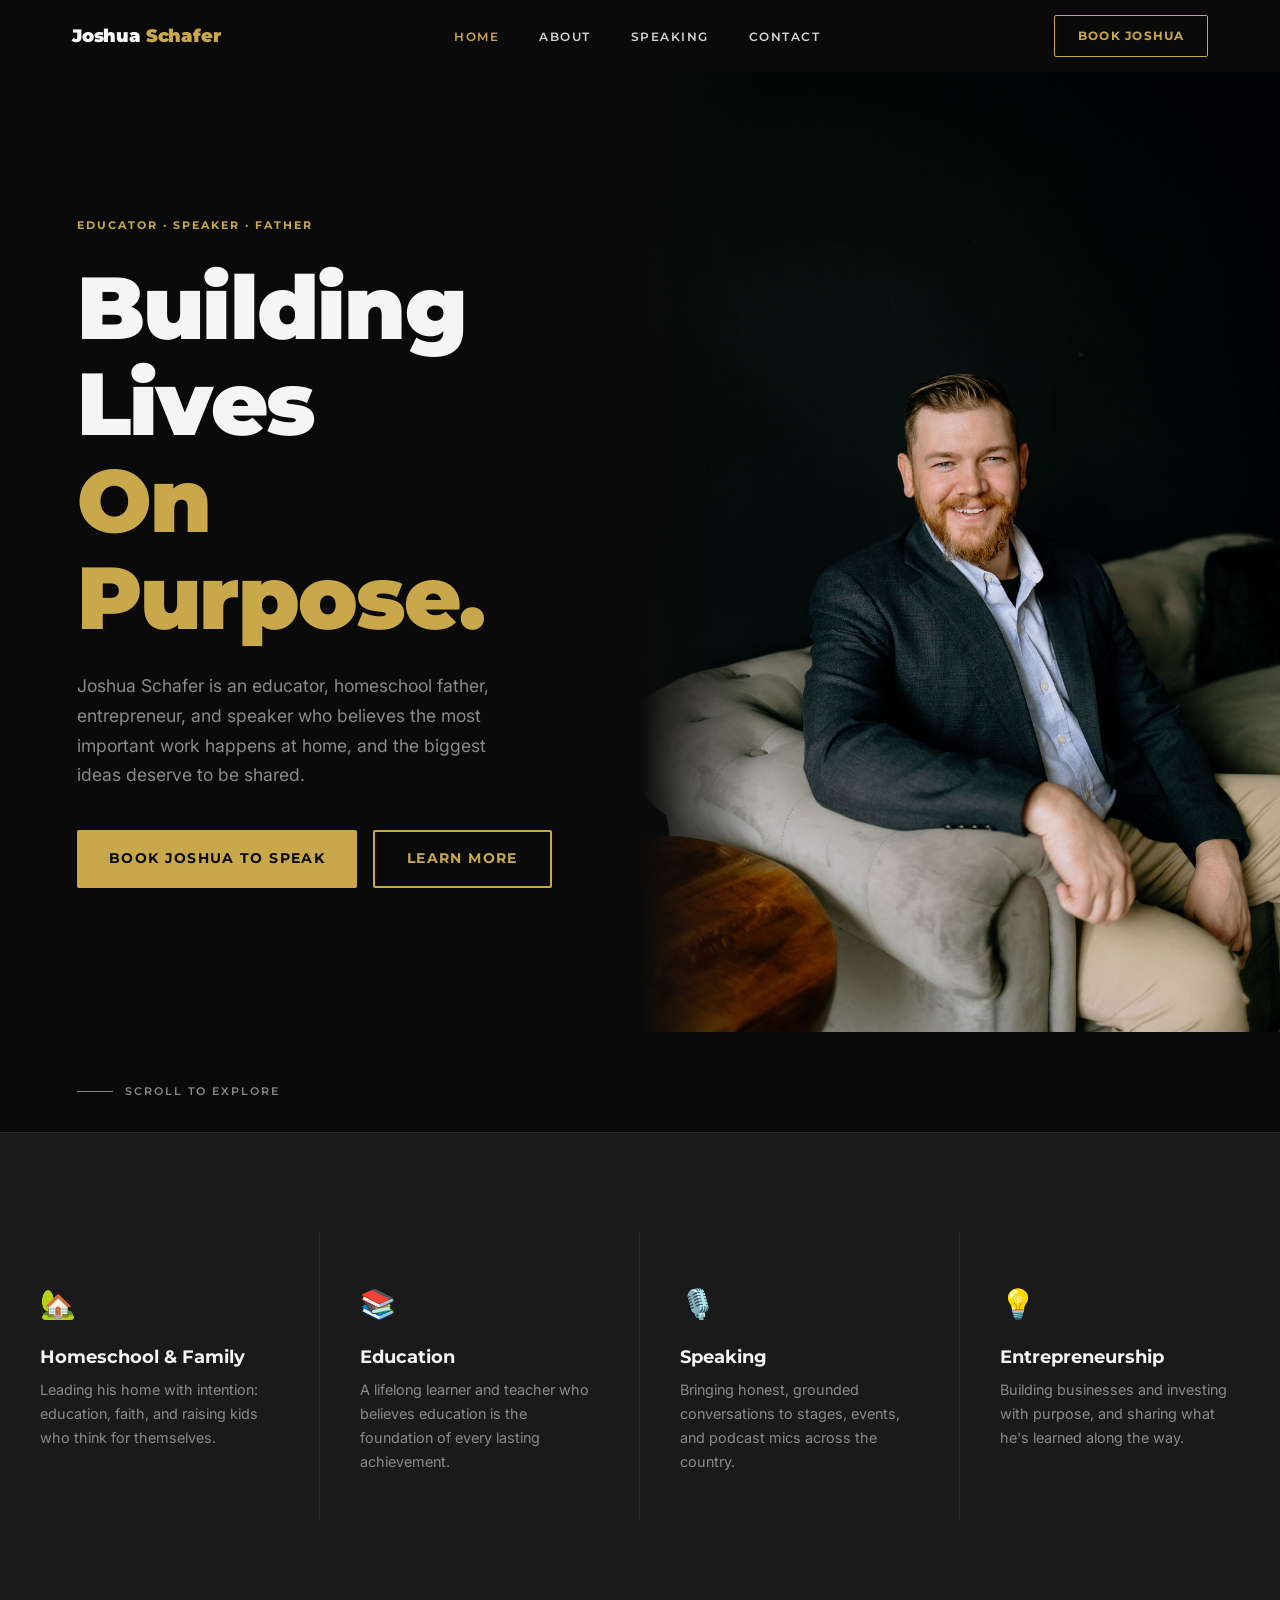
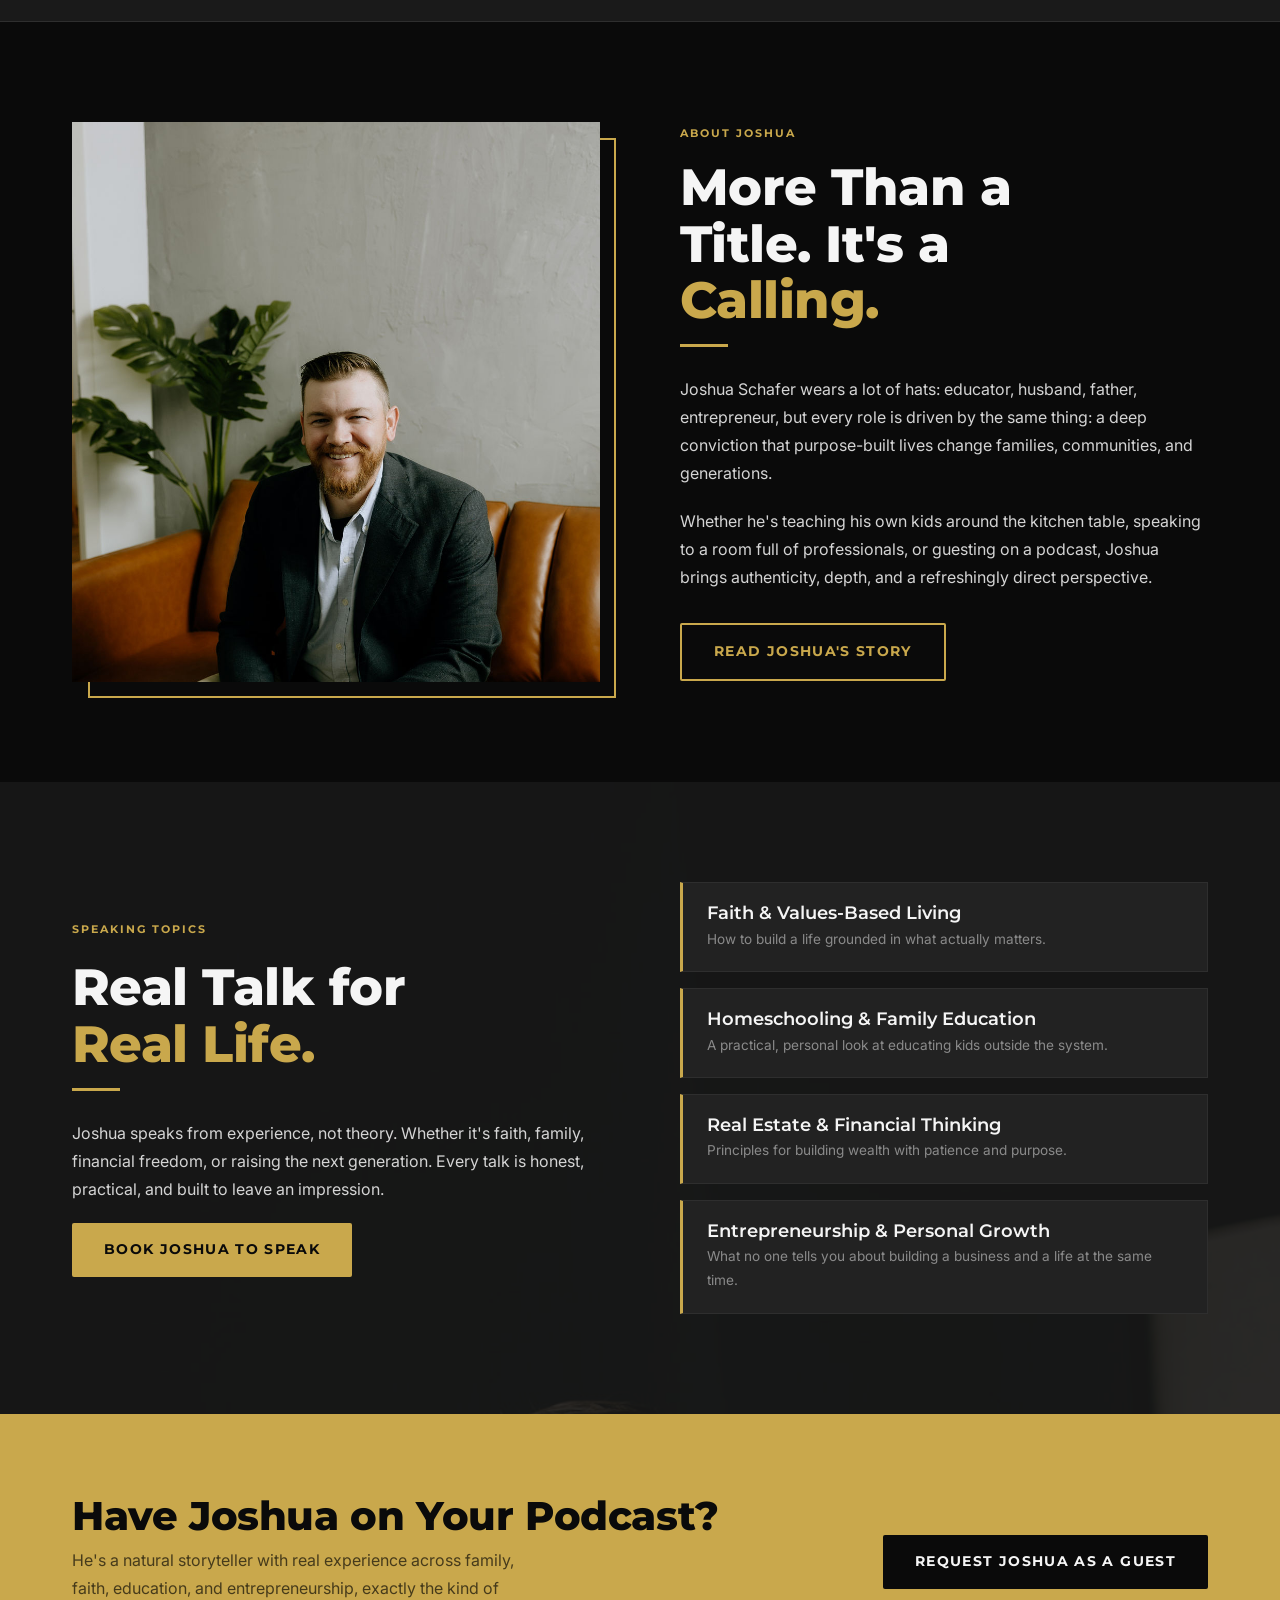
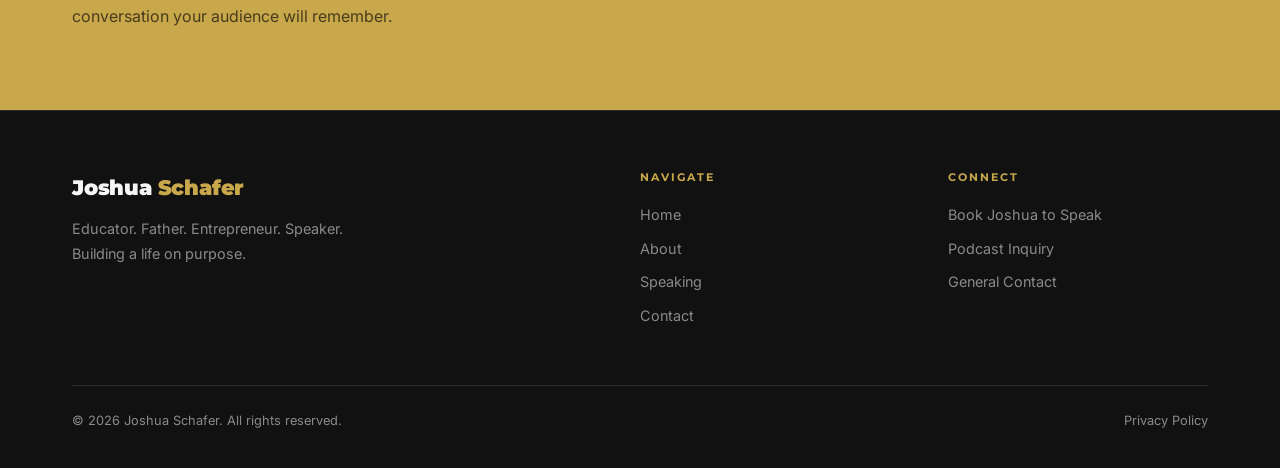
<file: index.html>
<!DOCTYPE html>
<html lang="en">
<head>
  <meta charset="UTF-8" />
  <meta name="viewport" content="width=device-width, initial-scale=1.0" />
  <title>Joshua Schafer | Educator, Speaker & Entrepreneur</title>
  <meta name="description" content="Joshua Schafer is an educator, homeschool father, entrepreneur, and sought-after speaker on faith, family, real estate investing, and intentional living." />
  <link rel="canonical" href="https://joshuaschafer.com/" />
  <link rel="stylesheet" href="css/global.css" />
  <style>
    /* ── Homepage Hero ── */
    .hero {
      min-height: 100vh;
      display: grid;
      grid-template-columns: 1fr 1fr;
      align-items: center;
      position: relative;
      overflow: hidden;
      background: var(--black);
      padding-top: var(--nav-height);
    }
    .hero__content {
      padding: 80px 2rem 80px clamp(2rem, 6vw, 8rem);
      z-index: 2;
    }
    .hero__label { margin-bottom: 1.5rem; }
    .hero h1 {
      margin-bottom: 1.5rem;
      color: var(--white);
    }
    .hero h1 em {
      font-style: normal;
      color: var(--accent);
    }
    .hero__sub {
      font-size: 1.1rem;
      color: var(--muted);
      max-width: 420px;
      margin-bottom: 2.5rem;
      line-height: 1.7;
    }
    .hero__actions {
      display: flex;
      gap: 1rem;
      flex-wrap: wrap;
    }
    .hero__photo {
      position: relative;
      height: 100%;
      min-height: 100vh;
      display: flex;
      align-items: stretch;
    }
    .hero__photo img {
      width: 100%;
      height: 100%;
      object-fit: cover;
      object-position: center top;
    }
    .hero__photo::before {
      content: '';
      position: absolute;
      left: 0;
      top: 0;
      bottom: 0;
      width: 120px;
      background: linear-gradient(to right, var(--black), transparent);
      z-index: 1;
    }
    .hero__scroll {
      position: absolute;
      bottom: 2rem;
      left: clamp(2rem, 6vw, 8rem);
      display: flex;
      align-items: center;
      gap: 0.75rem;
      font-family: var(--font-head);
      font-size: 0.68rem;
      font-weight: 600;
      letter-spacing: 0.18em;
      text-transform: uppercase;
      color: var(--muted);
      z-index: 3;
    }
    .hero__scroll::before {
      content: '';
      display: block;
      width: 36px;
      height: 1px;
      background: var(--muted);
    }

    /* ── Pillars ── */
    .pillars {
      background: var(--surface);
      border-top: 1px solid var(--border);
      border-bottom: 1px solid var(--border);
    }
    .pillars__grid {
      display: grid;
      grid-template-columns: repeat(4, 1fr);
      gap: 0;
    }
    .pillar {
      padding: 3rem 2.5rem;
      border-right: 1px solid var(--border);
      transition: background 0.25s;
    }
    .pillar:last-child { border-right: none; }
    .pillar:hover { background: var(--surface-2); }
    .pillar__icon {
      font-size: 1.8rem;
      margin-bottom: 1.25rem;
    }
    .pillar h3 { font-size: 1.1rem; margin-bottom: 0.75rem; color: var(--white); }
    .pillar p { font-size: 0.9rem; color: var(--muted); line-height: 1.65; }

    /* ── About Snippet ── */
    .about-snap {
      background: var(--black);
    }
    .about-snap__inner {
      display: grid;
      grid-template-columns: 1fr 1fr;
      gap: 80px;
      align-items: center;
    }
    .about-snap__photo {
      position: relative;
    }
    .about-snap__photo img {
      width: 100%;
      height: 560px;
      object-fit: cover;
      object-position: center top;
    }
    .about-snap__photo::after {
      content: '';
      position: absolute;
      bottom: -16px;
      right: -16px;
      width: 100%;
      height: 100%;
      border: 2px solid var(--accent);
      z-index: -1;
      pointer-events: none;
    }
    .about-snap__text .label { margin-bottom: 1rem; }
    .about-snap__text h2 { margin-bottom: 0.5rem; }
    .about-snap__text .divider { margin: 1rem 0 1.75rem; }
    .about-snap__text p { margin-bottom: 1.25rem; }
    .about-snap__text .btn { margin-top: 0.75rem; }

    /* ── Speaking Teaser ── */
    .speaking-teaser {
      background: var(--surface);
      position: relative;
      overflow: hidden;
    }
    .speaking-teaser__bg {
      position: absolute;
      inset: 0;
      background: url('images/LO8A6182.jpg') center top / cover no-repeat;
      opacity: 0.12;
    }
    .speaking-teaser__inner {
      position: relative;
      z-index: 1;
      display: grid;
      grid-template-columns: 1fr 1fr;
      gap: 80px;
      align-items: center;
    }
    .speaking-teaser h2 { margin-bottom: 0.5rem; }
    .speaking-teaser .divider { margin: 1rem 0 1.75rem; }
    .speaking-teaser p { margin-bottom: 1.25rem; }
    .speaking-teaser__topics {
      display: flex;
      flex-direction: column;
      gap: 1rem;
    }
    .topic-card {
      background: var(--surface-2);
      border: 1px solid var(--border);
      border-left: 3px solid var(--accent);
      padding: 1.25rem 1.5rem;
      transition: background 0.2s;
    }
    .topic-card:hover { background: #2a2a2a; }
    .topic-card h4 { color: var(--white); margin-bottom: 0.3rem; }
    .topic-card p { font-size: 0.85rem; color: var(--muted); margin: 0; }

    /* ── CTA Banner ── */
    .cta-banner {
      background: var(--accent);
      padding: 80px 0;
    }
    .cta-banner__inner {
      display: flex;
      align-items: center;
      justify-content: space-between;
      gap: 2rem;
      flex-wrap: wrap;
    }
    .cta-banner h2 {
      color: var(--black);
      font-size: clamp(1.8rem, 3.5vw, 2.5rem);
    }
    .cta-banner p {
      color: rgba(0,0,0,0.65);
      max-width: 480px;
      margin-top: 0.5rem;
    }
    .btn-dark {
      background: var(--black);
      color: var(--white);
      padding: 1rem 2rem;
      font-family: var(--font-head);
      font-weight: 700;
      font-size: 0.85rem;
      letter-spacing: 0.1em;
      text-transform: uppercase;
      border-radius: 2px;
      white-space: nowrap;
      display: inline-flex;
      align-items: center;
      transition: opacity 0.2s;
    }
    .btn-dark:hover { opacity: 0.8; }

    /* ── Responsive ── */
    @media (max-width: 900px) {
      .hero { grid-template-columns: 1fr; }
      .hero__photo { min-height: 50vh; }
      .hero__photo::before { display: none; }
      .pillars__grid { grid-template-columns: 1fr 1fr; }
      .pillar { border-right: none; border-bottom: 1px solid var(--border); }
      .about-snap__inner,
      .speaking-teaser__inner { grid-template-columns: 1fr; gap: 48px; }
      .about-snap__photo img { height: 420px; }
    }
    @media (max-width: 600px) {
      .pillars__grid { grid-template-columns: 1fr; }
      .hero__content { padding: 60px 1.5rem; }
      .cta-banner__inner { flex-direction: column; align-items: flex-start; }
    }
  </style>
</head>
<body>

  <!-- ── Navigation ── -->
  <nav class="nav" id="nav">
    <div class="nav__inner">
      <a href="index.html" class="nav__logo">Joshua <span>Schafer</span></a>
      <ul class="nav__links">
        <li><a href="index.html" class="active">Home</a></li>
        <li><a href="about.html">About</a></li>
        <li><a href="speaking.html">Speaking</a></li>
        <li><a href="contact.html">Contact</a></li>
      </ul>
      <a href="speaking.html" class="nav__cta">Book Joshua</a>
      <button class="nav__toggle" id="navToggle" aria-label="Open menu">
        <span></span><span></span><span></span>
      </button>
    </div>
  </nav>

  <!-- Mobile Nav -->
  <div class="nav__mobile" id="navMobile">
    <a href="index.html">Home</a>
    <a href="about.html">About</a>
    <a href="speaking.html">Speaking</a>
    <a href="contact.html">Contact</a>
    <a href="speaking.html" class="btn btn-primary" style="margin-top:0.5rem; justify-content:center;">Book Joshua</a>
  </div>

  <!-- ── Hero ── -->
  <section class="hero">
    <div class="hero__content">
      <p class="label hero__label reveal">Educator · Speaker · Father</p>
      <h1 class="reveal reveal-delay-1">Building<br/>Lives<br/><em>On Purpose.</em></h1>
      <p class="hero__sub reveal reveal-delay-2">
        Joshua Schafer is an educator, homeschool father, entrepreneur, and
        speaker who believes the most important work happens at home, and
        the biggest ideas deserve to be shared.
      </p>
      <div class="hero__actions reveal reveal-delay-3">
        <a href="speaking.html" class="btn btn-primary">Book Joshua to Speak</a>
        <a href="about.html" class="btn btn-outline">Learn More</a>
      </div>
    </div>
    <div class="hero__photo">
      <img src="images/LO8A6114.jpg" alt="Joshua Schafer seated on a gray tufted sofa, wearing a navy blazer, smiling warmly at the camera" />
    </div>
    <div class="hero__scroll">Scroll to explore</div>
  </section>

  <!-- ── Pillars ── -->
  <section class="pillars">
    <div class="pillars__grid">
      <div class="pillar reveal">
        <div class="pillar__icon">🏡</div>
        <h3>Homeschool &amp; Family</h3>
        <p>Leading his home with intention: education, faith, and raising kids who think for themselves.</p>
      </div>
      <div class="pillar reveal reveal-delay-1">
        <div class="pillar__icon">📚</div>
        <h3>Education</h3>
        <p>A lifelong learner and teacher who believes education is the foundation of every lasting achievement.</p>
      </div>
      <div class="pillar reveal reveal-delay-2">
        <div class="pillar__icon">🎙️</div>
        <h3>Speaking</h3>
        <p>Bringing honest, grounded conversations to stages, events, and podcast mics across the country.</p>
      </div>
      <div class="pillar reveal reveal-delay-3">
        <div class="pillar__icon">💡</div>
        <h3>Entrepreneurship</h3>
        <p>Building businesses and investing with purpose, and sharing what he's learned along the way.</p>
      </div>
    </div>
  </section>

  <!-- ── About Snippet ── -->
  <section class="about-snap">
    <div class="container">
      <div class="about-snap__inner">
        <div class="about-snap__photo reveal">
          <img src="images/LO8A6290.jpg" alt="Joshua Schafer seated on a tan leather sofa with a large green plant in the background, smiling confidently" />
        </div>
        <div class="about-snap__text">
          <p class="label reveal">About Joshua</p>
          <h2 class="reveal reveal-delay-1">More Than a<br/>Title. It's a<br/><span class="text-accent">Calling.</span></h2>
          <div class="divider reveal reveal-delay-2"></div>
          <p class="reveal reveal-delay-2">
            Joshua Schafer wears a lot of hats: educator, husband, father, entrepreneur,
            but every role is driven by the same thing: a deep conviction that purpose-built
            lives change families, communities, and generations.
          </p>
          <p class="reveal reveal-delay-3">
            Whether he's teaching his own kids around the kitchen table, speaking to a room
            full of professionals, or guesting on a podcast, Joshua brings authenticity, depth,
            and a refreshingly direct perspective.
          </p>
          <a href="about.html" class="btn btn-outline reveal reveal-delay-3">Read Joshua's Story</a>
        </div>
      </div>
    </div>
  </section>

  <!-- ── Speaking Teaser ── -->
  <section class="speaking-teaser">
    <div class="speaking-teaser__bg"></div>
    <div class="container">
      <div class="speaking-teaser__inner">
        <div>
          <p class="label reveal">Speaking Topics</p>
          <h2 class="reveal reveal-delay-1">Real Talk for<br/><span class="text-accent">Real Life.</span></h2>
          <div class="divider reveal reveal-delay-2"></div>
          <p class="reveal reveal-delay-2">
            Joshua speaks from experience, not theory. Whether it's faith, family,
            financial freedom, or raising the next generation. Every talk is honest,
            practical, and built to leave an impression.
          </p>
          <a href="speaking.html" class="btn btn-primary reveal reveal-delay-3">Book Joshua to Speak</a>
        </div>
        <div class="speaking-teaser__topics">
          <div class="topic-card reveal">
            <h4>Faith &amp; Values-Based Living</h4>
            <p>How to build a life grounded in what actually matters.</p>
          </div>
          <div class="topic-card reveal reveal-delay-1">
            <h4>Homeschooling &amp; Family Education</h4>
            <p>A practical, personal look at educating kids outside the system.</p>
          </div>
          <div class="topic-card reveal reveal-delay-2">
            <h4>Real Estate &amp; Financial Thinking</h4>
            <p>Principles for building wealth with patience and purpose.</p>
          </div>
          <div class="topic-card reveal reveal-delay-3">
            <h4>Entrepreneurship &amp; Personal Growth</h4>
            <p>What no one tells you about building a business and a life at the same time.</p>
          </div>
        </div>
      </div>
    </div>
  </section>

  <!-- ── CTA Banner ── -->
  <section class="cta-banner">
    <div class="container">
      <div class="cta-banner__inner">
        <div>
          <h2>Have Joshua on Your Podcast?</h2>
          <p>He's a natural storyteller with real experience across family, faith, education, and entrepreneurship, exactly the kind of conversation your audience will remember.</p>
        </div>
        <a href="speaking.html#podcast" class="btn-dark">Request Joshua as a Guest</a>
      </div>
    </div>
  </section>

  <!-- ── Footer ── -->
  <footer class="footer">
    <div class="container">
      <div class="footer__grid">
        <div>
          <div class="footer__brand-name">Joshua <span>Schafer</span></div>
          <p class="footer__tagline">Educator. Father. Entrepreneur. Speaker. Building a life on purpose.</p>
        </div>
        <div class="footer__col">
          <h5>Navigate</h5>
          <a href="index.html">Home</a>
          <a href="about.html">About</a>
          <a href="speaking.html">Speaking</a>
          <a href="contact.html">Contact</a>
        </div>
        <div class="footer__col">
          <h5>Connect</h5>
          <a href="speaking.html">Book Joshua to Speak</a>
          <a href="speaking.html#podcast">Podcast Inquiry</a>
          <a href="contact.html">General Contact</a>
        </div>
      </div>
      <div class="footer__bottom">
        <p>&copy; 2026 Joshua Schafer. All rights reserved.</p>
        <div style="display:flex;gap:1.5rem;">
          <a href="privacy.html">Privacy Policy</a>
        </div>
      </div>
    </div>
  </footer>

  <script>
    // Nav scroll state
    const nav = document.getElementById('nav');
    window.addEventListener('scroll', () => {
      nav.classList.toggle('scrolled', window.scrollY > 40);
    });

    // Mobile nav toggle
    const toggle = document.getElementById('navToggle');
    const mobile = document.getElementById('navMobile');
    toggle.addEventListener('click', () => {
      mobile.classList.toggle('open');
    });

    // Scroll reveal
    const reveals = document.querySelectorAll('.reveal');
    const observer = new IntersectionObserver((entries) => {
      entries.forEach(e => { if (e.isIntersecting) { e.target.classList.add('visible'); } });
    }, { threshold: 0.12 });
    reveals.forEach(el => observer.observe(el));
  </script>
</body>
</html>
</file>
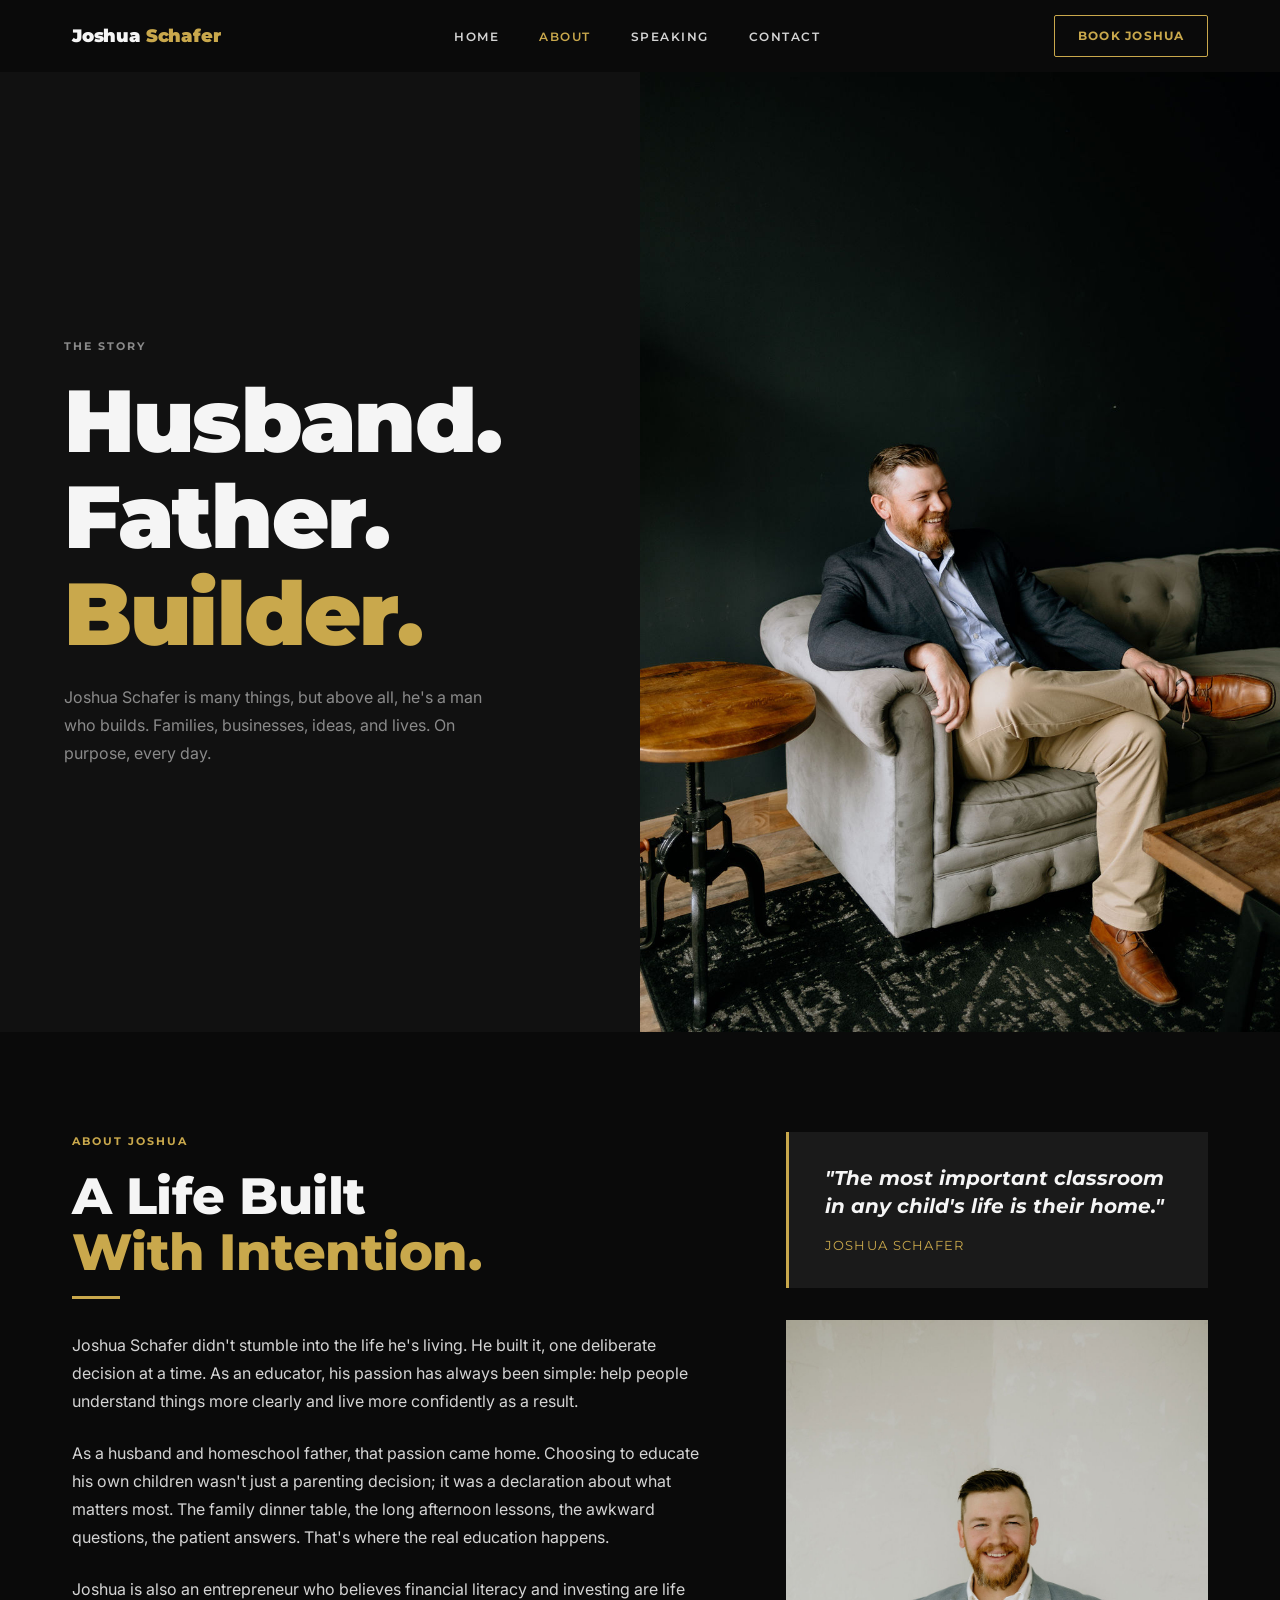
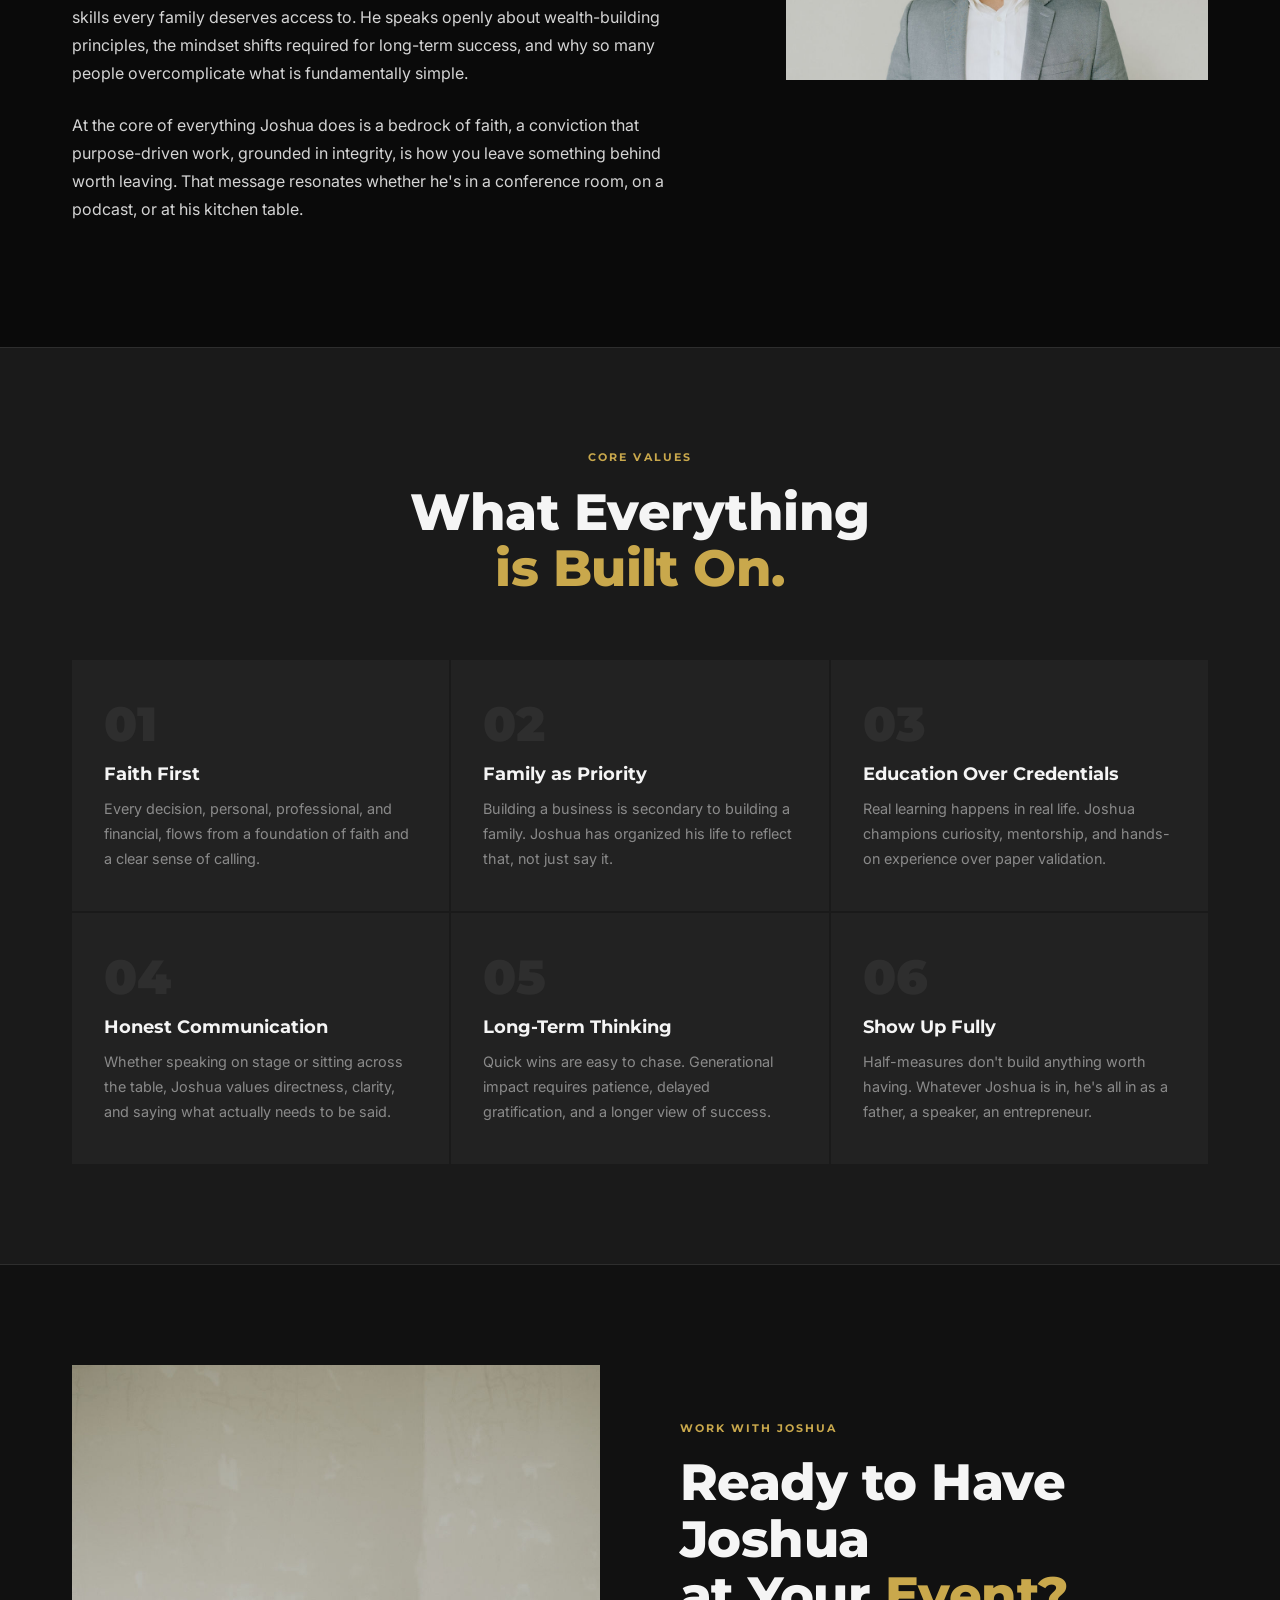
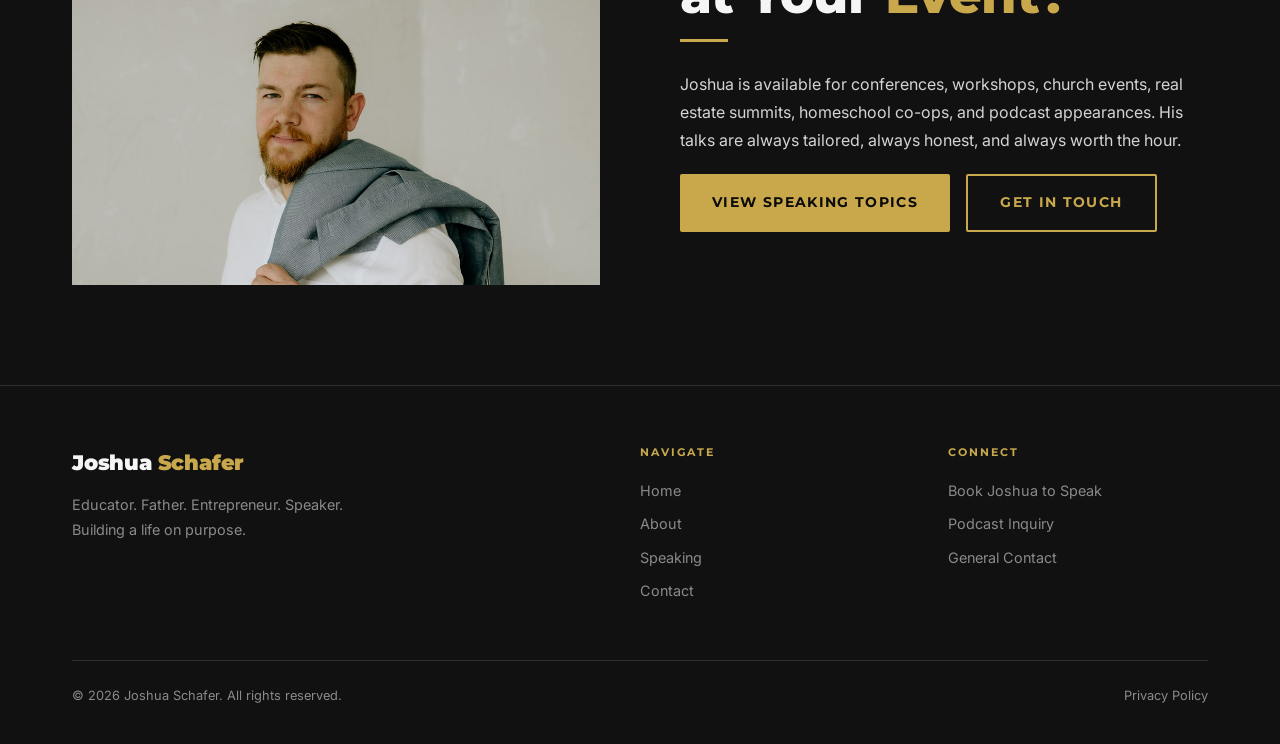
<file: about.html>
<!DOCTYPE html>
<html lang="en">
<head>
  <meta charset="UTF-8" />
  <meta name="viewport" content="width=device-width, initial-scale=1.0" />
  <title>About Joshua Schafer | Educator, Father & Entrepreneur</title>
  <meta name="description" content="Learn about Joshua Schafer, an educator, homeschool father, and entrepreneur committed to intentional, purpose-driven living." />
  <link rel="canonical" href="https://joshuaschafer.com/about.html" />
  <link rel="stylesheet" href="css/global.css" />
  <style>
    /* ── About Hero ── */
    .about-hero {
      min-height: 70vh;
      display: grid;
      grid-template-columns: 1fr 1fr;
      align-items: stretch;
      padding-top: var(--nav-height);
      overflow: hidden;
    }
    .about-hero__content {
      display: flex;
      flex-direction: column;
      justify-content: center;
      padding: 80px clamp(2rem, 5vw, 6rem);
      background: var(--dark);
    }
    .about-hero__content .label { margin-bottom: 1rem; }
    .about-hero__content h1 { margin-bottom: 1.25rem; }
    .about-hero__content p { max-width: 440px; color: var(--muted); }
    .about-hero__photo {
      position: relative;
    }
    .about-hero__photo img {
      width: 100%;
      height: 100%;
      object-fit: cover;
      object-position: center top;
    }

    /* ── Story Section ── */
    .story {
      background: var(--black);
    }
    .story__inner {
      display: grid;
      grid-template-columns: 3fr 2fr;
      gap: 80px;
      align-items: start;
    }
    .story__text .label { margin-bottom: 1rem; }
    .story__text h2 { margin-bottom: 0.5rem; }
    .story__text .divider { margin: 1rem 0 2rem; }
    .story__text p { margin-bottom: 1.5rem; }
    .story__aside {
      position: sticky;
      top: calc(var(--nav-height) + 32px);
    }
    .quote-block {
      background: var(--surface);
      border-left: 3px solid var(--accent);
      padding: 2rem 2rem 2rem 2.25rem;
      margin-bottom: 2rem;
    }
    .quote-block blockquote {
      font-family: var(--font-head);
      font-size: 1.25rem;
      font-weight: 700;
      line-height: 1.4;
      color: var(--white);
      font-style: italic;
    }
    .quote-block cite {
      display: block;
      margin-top: 1rem;
      font-size: 0.8rem;
      font-family: var(--font-head);
      letter-spacing: 0.1em;
      text-transform: uppercase;
      color: var(--accent);
      font-style: normal;
    }
    .aside-photo img {
      width: 100%;
      height: 360px;
      object-fit: cover;
      object-position: center top;
    }

    /* ── Values ── */
    .values {
      background: var(--surface);
      border-top: 1px solid var(--border);
    }
    .values__header { text-align: center; margin-bottom: 64px; }
    .values__header .label { margin-bottom: 1rem; }
    .values__header h2 { max-width: 560px; margin: 0 auto; }
    .values__grid {
      display: grid;
      grid-template-columns: repeat(3, 1fr);
      gap: 2px;
    }
    .value-card {
      background: var(--surface-2);
      padding: 2.5rem 2rem;
      transition: background 0.2s;
    }
    .value-card:hover { background: #242424; }
    .value-card .num {
      font-family: var(--font-head);
      font-size: 3rem;
      font-weight: 900;
      color: var(--border);
      line-height: 1;
      margin-bottom: 1rem;
    }
    .value-card h3 { font-size: 1.1rem; margin-bottom: 0.75rem; color: var(--white); }
    .value-card p { font-size: 0.9rem; color: var(--muted); margin: 0; }

    /* ── Bottom CTA ── */
    .bottom-cta {
      background: var(--dark);
      border-top: 1px solid var(--border);
    }
    .bottom-cta__inner {
      display: grid;
      grid-template-columns: 1fr 1fr;
      gap: 80px;
      align-items: center;
    }
    .bottom-cta__photo img {
      width: 100%;
      height: 520px;
      object-fit: cover;
      object-position: center top;
    }
    .bottom-cta__text .label { margin-bottom: 1rem; }
    .bottom-cta__text h2 { margin-bottom: 0.5rem; }
    .bottom-cta__text .divider { margin: 1rem 0 1.75rem; }
    .bottom-cta__text p { margin-bottom: 1.25rem; }
    .bottom-cta__actions { display: flex; gap: 1rem; flex-wrap: wrap; margin-top: 0.75rem; }

    /* ── Responsive ── */
    @media (max-width: 900px) {
      .about-hero { grid-template-columns: 1fr; }
      .about-hero__photo { min-height: 55vw; }
      .story__inner { grid-template-columns: 1fr; gap: 48px; }
      .story__aside { position: static; }
      .values__grid { grid-template-columns: 1fr 1fr; }
      .bottom-cta__inner { grid-template-columns: 1fr; gap: 48px; }
      .bottom-cta__photo img { height: 380px; }
    }
    @media (max-width: 600px) {
      .values__grid { grid-template-columns: 1fr; }
    }
  </style>
</head>
<body>

  <!-- ── Navigation ── -->
  <nav class="nav" id="nav">
    <div class="nav__inner">
      <a href="index.html" class="nav__logo">Joshua <span>Schafer</span></a>
      <ul class="nav__links">
        <li><a href="index.html">Home</a></li>
        <li><a href="about.html" class="active">About</a></li>
        <li><a href="speaking.html">Speaking</a></li>
        <li><a href="contact.html">Contact</a></li>
      </ul>
      <a href="speaking.html" class="nav__cta">Book Joshua</a>
      <button class="nav__toggle" id="navToggle" aria-label="Open menu">
        <span></span><span></span><span></span>
      </button>
    </div>
  </nav>

  <div class="nav__mobile" id="navMobile">
    <a href="index.html">Home</a>
    <a href="about.html">About</a>
    <a href="speaking.html">Speaking</a>
    <a href="contact.html">Contact</a>
    <a href="speaking.html" class="btn btn-primary" style="margin-top:0.5rem; justify-content:center;">Book Joshua</a>
  </div>

  <!-- ── About Hero ── -->
  <div class="about-hero">
    <div class="about-hero__content">
      <p class="label reveal">The Story</p>
      <h1 class="reveal reveal-delay-1">Husband.<br/>Father.<br/><span class="text-accent">Builder.</span></h1>
      <p class="reveal reveal-delay-2">Joshua Schafer is many things, but above all, he's a man who builds. Families, businesses, ideas, and lives. On purpose, every day.</p>
    </div>
    <div class="about-hero__photo">
      <img src="images/LO8A6142.jpg" alt="Joshua Schafer laughing and relaxed, seated on a gray sofa in a dark studio setting" />
    </div>
  </div>

  <!-- ── Story ── -->
  <section class="story">
    <div class="container">
      <div class="story__inner">
        <div class="story__text">
          <p class="label reveal">About Joshua</p>
          <h2 class="reveal reveal-delay-1">A Life Built<br/><span class="text-accent">With Intention.</span></h2>
          <div class="divider reveal reveal-delay-2"></div>
          <p class="reveal reveal-delay-2">
            Joshua Schafer didn't stumble into the life he's living. He built it, one deliberate
            decision at a time. As an educator, his passion has always been simple: help people
            understand things more clearly and live more confidently as a result.
          </p>
          <p class="reveal reveal-delay-3">
            As a husband and homeschool father, that passion came home. Choosing to educate
            his own children wasn't just a parenting decision; it was a declaration about what
            matters most. The family dinner table, the long afternoon lessons, the awkward
            questions, the patient answers. That's where the real education happens.
          </p>
          <p class="reveal reveal-delay-3">
            Joshua is also an entrepreneur who believes financial literacy and investing are life
            skills every family deserves access to. He speaks openly about wealth-building
            principles, the mindset shifts required for long-term success, and why so many
            people overcomplicate what is fundamentally simple.
          </p>
          <p class="reveal">
            At the core of everything Joshua does is a bedrock of faith, a conviction that
            purpose-driven work, grounded in integrity, is how you leave something behind
            worth leaving. That message resonates whether he's in a conference room, on a
            podcast, or at his kitchen table.
          </p>
        </div>
        <div class="story__aside">
          <div class="quote-block reveal">
            <blockquote>"The most important classroom in any child's life is their home."</blockquote>
            <cite>Joshua Schafer</cite>
          </div>
          <div class="aside-photo reveal reveal-delay-1">
            <img src="images/LO8A6651.jpg" alt="Joshua Schafer standing in a light gray blazer and jeans, smiling with hands relaxed at his sides" />
          </div>
        </div>
      </div>
    </div>
  </section>

  <!-- ── Values ── -->
  <section class="values">
    <div class="container">
      <div class="values__header">
        <p class="label reveal">Core Values</p>
        <h2 class="reveal reveal-delay-1">What Everything<br/><span class="text-accent">is Built On.</span></h2>
      </div>
      <div class="values__grid">
        <div class="value-card reveal">
          <div class="num">01</div>
          <h3>Faith First</h3>
          <p>Every decision, personal, professional, and financial, flows from a foundation of faith and a clear sense of calling.</p>
        </div>
        <div class="value-card reveal reveal-delay-1">
          <div class="num">02</div>
          <h3>Family as Priority</h3>
          <p>Building a business is secondary to building a family. Joshua has organized his life to reflect that, not just say it.</p>
        </div>
        <div class="value-card reveal reveal-delay-2">
          <div class="num">03</div>
          <h3>Education Over Credentials</h3>
          <p>Real learning happens in real life. Joshua champions curiosity, mentorship, and hands-on experience over paper validation.</p>
        </div>
        <div class="value-card reveal">
          <div class="num">04</div>
          <h3>Honest Communication</h3>
          <p>Whether speaking on stage or sitting across the table, Joshua values directness, clarity, and saying what actually needs to be said.</p>
        </div>
        <div class="value-card reveal reveal-delay-1">
          <div class="num">05</div>
          <h3>Long-Term Thinking</h3>
          <p>Quick wins are easy to chase. Generational impact requires patience, delayed gratification, and a longer view of success.</p>
        </div>
        <div class="value-card reveal reveal-delay-2">
          <div class="num">06</div>
          <h3>Show Up Fully</h3>
          <p>Half-measures don't build anything worth having. Whatever Joshua is in, he's all in as a father, a speaker, an entrepreneur.</p>
        </div>
      </div>
    </div>
  </section>

  <!-- ── Bottom CTA ── -->
  <section class="bottom-cta">
    <div class="container">
      <div class="bottom-cta__inner">
        <div class="bottom-cta__photo reveal">
          <img src="images/LO8A6729.jpg" alt="Joshua Schafer in a white button-down shirt, holding a gray blazer over his shoulder, looking back with a calm confident expression" />
        </div>
        <div class="bottom-cta__text">
          <p class="label reveal">Work With Joshua</p>
          <h2 class="reveal reveal-delay-1">Ready to Have Joshua<br/>at Your <span class="text-accent">Event?</span></h2>
          <div class="divider reveal reveal-delay-2"></div>
          <p class="reveal reveal-delay-2">
            Joshua is available for conferences, workshops, church events, real estate
            summits, homeschool co-ops, and podcast appearances. His talks are always
            tailored, always honest, and always worth the hour.
          </p>
          <div class="bottom-cta__actions reveal reveal-delay-3">
            <a href="speaking.html" class="btn btn-primary">View Speaking Topics</a>
            <a href="contact.html" class="btn btn-outline">Get in Touch</a>
          </div>
        </div>
      </div>
    </div>
  </section>

  <!-- ── Footer ── -->
  <footer class="footer">
    <div class="container">
      <div class="footer__grid">
        <div>
          <div class="footer__brand-name">Joshua <span>Schafer</span></div>
          <p class="footer__tagline">Educator. Father. Entrepreneur. Speaker. Building a life on purpose.</p>
        </div>
        <div class="footer__col">
          <h5>Navigate</h5>
          <a href="index.html">Home</a>
          <a href="about.html">About</a>
          <a href="speaking.html">Speaking</a>
          <a href="contact.html">Contact</a>
        </div>
        <div class="footer__col">
          <h5>Connect</h5>
          <a href="speaking.html">Book Joshua to Speak</a>
          <a href="speaking.html#podcast">Podcast Inquiry</a>
          <a href="contact.html">General Contact</a>
        </div>
      </div>
      <div class="footer__bottom">
        <p>&copy; 2026 Joshua Schafer. All rights reserved.</p>
        <div style="display:flex;gap:1.5rem;">
          <a href="privacy.html">Privacy Policy</a>
        </div>
      </div>
    </div>
  </footer>

  <script>
    const nav = document.getElementById('nav');
    window.addEventListener('scroll', () => {
      nav.classList.toggle('scrolled', window.scrollY > 40);
    });
    const toggle = document.getElementById('navToggle');
    const mobile = document.getElementById('navMobile');
    toggle.addEventListener('click', () => mobile.classList.toggle('open'));

    const reveals = document.querySelectorAll('.reveal');
    const observer = new IntersectionObserver((entries) => {
      entries.forEach(e => { if (e.isIntersecting) e.target.classList.add('visible'); });
    }, { threshold: 0.12 });
    reveals.forEach(el => observer.observe(el));
  </script>
</body>
</html>
</file>
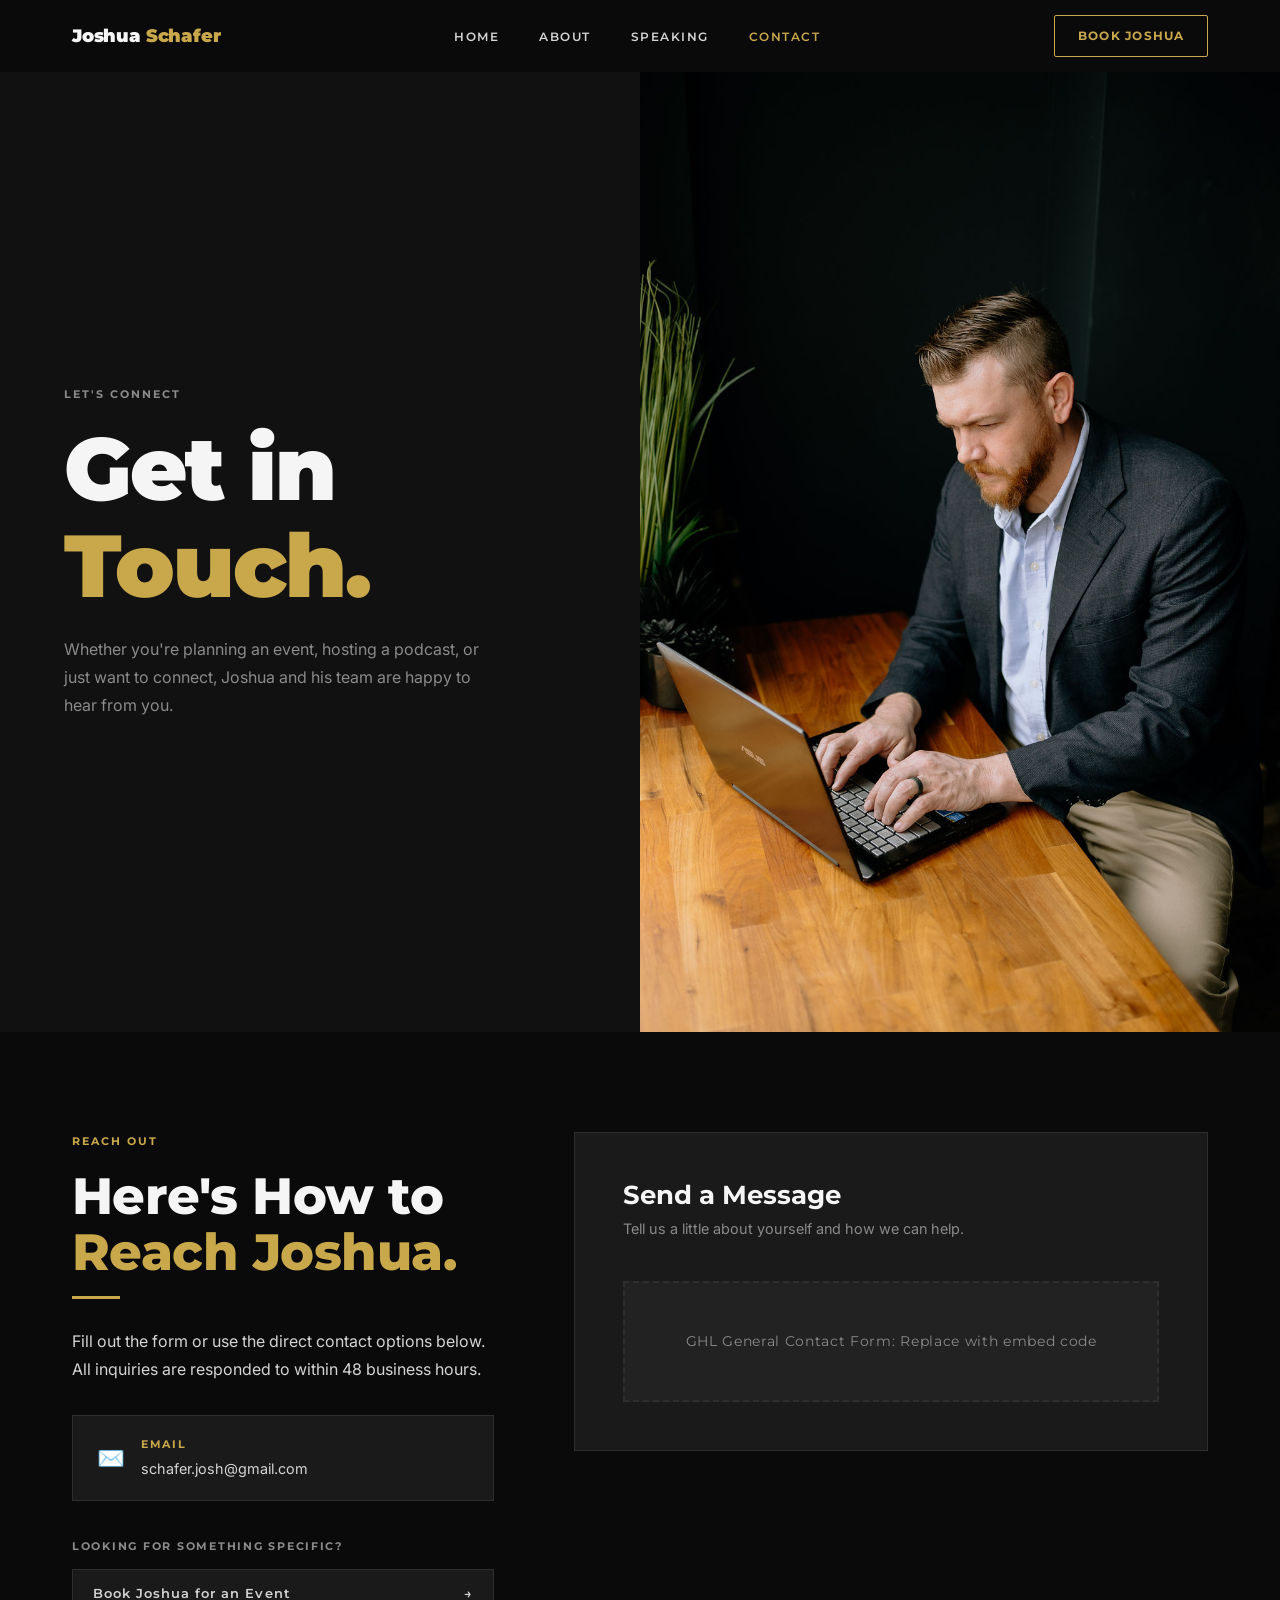
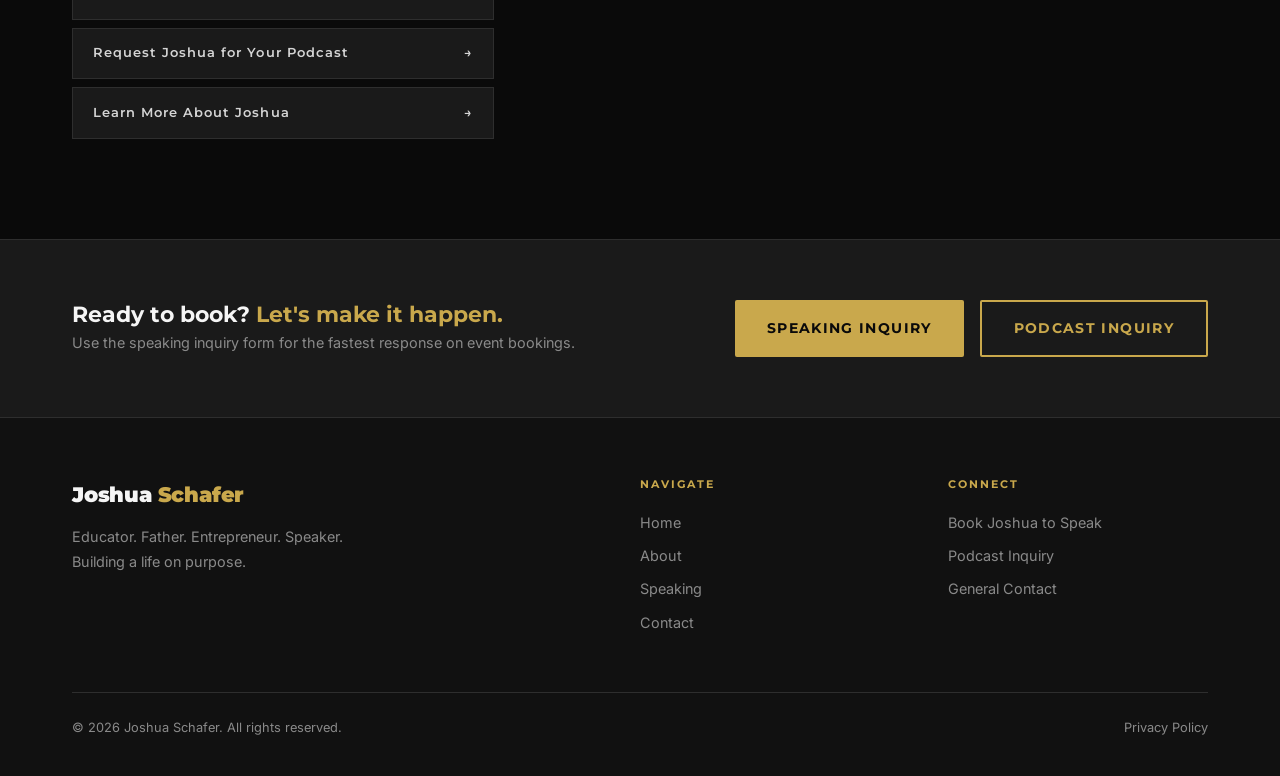
<file: contact.html>
<!DOCTYPE html>
<html lang="en">
<head>
  <meta charset="UTF-8" />
  <meta name="viewport" content="width=device-width, initial-scale=1.0" />
  <title>Contact | Joshua Schafer</title>
  <meta name="description" content="Get in touch with Joshua Schafer for speaking inquiries, podcast bookings, or general questions." />
  <link rel="canonical" href="https://joshuaschafer.com/contact.html" />
  <link rel="stylesheet" href="css/global.css" />
  <style>
    /* ── Contact Hero ── */
    .contact-hero {
      min-height: 60vh;
      display: grid;
      grid-template-columns: 1fr 1fr;
      align-items: stretch;
      padding-top: var(--nav-height);
      overflow: hidden;
    }
    .contact-hero__content {
      display: flex;
      flex-direction: column;
      justify-content: center;
      padding: 80px clamp(2rem, 5vw, 6rem);
      background: var(--dark);
    }
    .contact-hero__content .label { margin-bottom: 1rem; }
    .contact-hero__content h1 { margin-bottom: 1.25rem; }
    .contact-hero__content p { max-width: 420px; color: var(--muted); }
    .contact-hero__photo img {
      width: 100%;
      height: 100%;
      object-fit: cover;
      object-position: center top;
    }

    /* ── Contact Body ── */
    .contact-body {
      background: var(--black);
    }
    .contact-layout {
      display: grid;
      grid-template-columns: 2fr 3fr;
      gap: 80px;
      align-items: start;
    }

    /* ── Info Column ── */
    .contact-info .label { margin-bottom: 1rem; }
    .contact-info h2 { margin-bottom: 0.5rem; }
    .contact-info .divider { margin: 1rem 0 1.75rem; }
    .contact-info p { margin-bottom: 2rem; }
    .contact-links {
      display: flex;
      flex-direction: column;
      gap: 1rem;
    }
    .contact-link {
      display: flex;
      align-items: center;
      gap: 1rem;
      padding: 1.25rem 1.5rem;
      background: var(--surface);
      border: 1px solid var(--border);
      transition: border-color 0.2s, background 0.2s;
      text-decoration: none;
    }
    .contact-link:hover {
      border-color: var(--accent);
      background: var(--surface-2);
    }
    .contact-link__icon { font-size: 1.4rem; flex-shrink: 0; }
    .contact-link__label {
      font-family: var(--font-head);
      font-size: 0.68rem;
      font-weight: 700;
      letter-spacing: 0.16em;
      text-transform: uppercase;
      color: var(--accent);
      margin-bottom: 0.2rem;
    }
    .contact-link__value {
      font-size: 0.9rem;
      color: var(--light);
    }

    /* ── Quick Links ── */
    .quick-links {
      margin-top: 2.5rem;
    }
    .quick-links h4 {
      font-family: var(--font-head);
      font-size: 0.68rem;
      font-weight: 700;
      letter-spacing: 0.16em;
      text-transform: uppercase;
      color: var(--muted);
      margin-bottom: 1rem;
    }
    .quick-links__grid {
      display: flex;
      flex-direction: column;
      gap: 0.5rem;
    }
    .quick-link-btn {
      display: flex;
      align-items: center;
      justify-content: space-between;
      padding: 0.9rem 1.25rem;
      background: var(--surface);
      border: 1px solid var(--border);
      font-family: var(--font-head);
      font-size: 0.8rem;
      font-weight: 600;
      letter-spacing: 0.08em;
      color: var(--light);
      transition: all 0.2s;
      text-decoration: none;
    }
    .quick-link-btn:hover {
      background: var(--accent);
      color: var(--black);
      border-color: var(--accent);
    }
    .quick-link-btn span { color: inherit; }

    /* ── Form Column ── */
    .contact-form-card {
      background: var(--surface);
      border: 1px solid var(--border);
      padding: 3rem;
    }
    .contact-form-card h3 { margin-bottom: 0.4rem; }
    .contact-form-card > p { font-size: 0.9rem; color: var(--muted); margin-bottom: 2.5rem; }
    .form-group { margin-bottom: 1.25rem; }
    .form-group label {
      display: block;
      font-family: var(--font-head);
      font-size: 0.68rem;
      font-weight: 600;
      letter-spacing: 0.14em;
      text-transform: uppercase;
      color: var(--light);
      margin-bottom: 0.4rem;
    }
    .form-group input,
    .form-group select,
    .form-group textarea {
      width: 100%;
      background: var(--surface-2);
      border: 1px solid var(--border);
      color: var(--white);
      font-family: var(--font-body);
      font-size: 0.95rem;
      padding: 0.8rem 1rem;
      border-radius: 2px;
      outline: none;
      transition: border-color 0.2s;
    }
    .form-group input:focus,
    .form-group select:focus,
    .form-group textarea:focus { border-color: var(--accent); }
    .form-group select { appearance: none; cursor: pointer; }
    .form-group textarea { resize: vertical; min-height: 130px; }
    .form-group input::placeholder,
    .form-group textarea::placeholder { color: var(--muted); }
    .form-row {
      display: grid;
      grid-template-columns: 1fr 1fr;
      gap: 1rem;
    }
    .form-submit {
      width: 100%;
      background: var(--accent);
      color: var(--black);
      font-family: var(--font-head);
      font-weight: 700;
      font-size: 0.85rem;
      letter-spacing: 0.1em;
      text-transform: uppercase;
      padding: 1rem;
      border-radius: 2px;
      cursor: pointer;
      border: none;
      margin-top: 0.5rem;
      transition: background 0.2s, transform 0.2s;
    }
    .form-submit:hover {
      background: var(--accent-dark);
      transform: translateY(-2px);
    }

    /* ── Form placeholder (GHL) ── */
    .form-placeholder {
      background: var(--surface-2);
      border: 2px dashed var(--border);
      padding: 3rem 2rem;
      text-align: center;
      color: var(--muted);
      font-size: 0.85rem;
      font-family: var(--font-head);
      letter-spacing: 0.05em;
    }

    /* ── Bottom strip ── */
    .contact-strip {
      background: var(--surface);
      border-top: 1px solid var(--border);
      padding: 60px 0;
    }
    .contact-strip__inner {
      display: flex;
      align-items: center;
      justify-content: space-between;
      gap: 2rem;
      flex-wrap: wrap;
    }
    .contact-strip h3 { font-size: 1.4rem; }
    .contact-strip h3 span { color: var(--accent); }
    .contact-strip p { font-size: 0.9rem; color: var(--muted); margin-top: 0.25rem; }
    .contact-strip__actions { display: flex; gap: 1rem; flex-wrap: wrap; }

    /* ── Responsive ── */
    @media (max-width: 900px) {
      .contact-hero { grid-template-columns: 1fr; }
      .contact-hero__photo { min-height: 55vw; }
      .contact-layout { grid-template-columns: 1fr; gap: 48px; }
      .contact-form-card { padding: 2rem; }
      .form-row { grid-template-columns: 1fr; }
      .contact-strip__inner { flex-direction: column; align-items: flex-start; }
    }
  </style>
</head>
<body>

  <!-- ── Navigation ── -->
  <nav class="nav" id="nav">
    <div class="nav__inner">
      <a href="index.html" class="nav__logo">Joshua <span>Schafer</span></a>
      <ul class="nav__links">
        <li><a href="index.html">Home</a></li>
        <li><a href="about.html">About</a></li>
        <li><a href="speaking.html">Speaking</a></li>
        <li><a href="contact.html" class="active">Contact</a></li>
      </ul>
      <a href="speaking.html" class="nav__cta">Book Joshua</a>
      <button class="nav__toggle" id="navToggle" aria-label="Open menu">
        <span></span><span></span><span></span>
      </button>
    </div>
  </nav>

  <div class="nav__mobile" id="navMobile">
    <a href="index.html">Home</a>
    <a href="about.html">About</a>
    <a href="speaking.html">Speaking</a>
    <a href="contact.html">Contact</a>
    <a href="speaking.html" class="btn btn-primary" style="margin-top:0.5rem; justify-content:center;">Book Joshua</a>
  </div>

  <!-- ── Contact Hero ── -->
  <div class="contact-hero">
    <div class="contact-hero__content">
      <p class="label reveal">Let's Connect</p>
      <h1 class="reveal reveal-delay-1">Get in<br/><span class="text-accent">Touch.</span></h1>
      <p class="reveal reveal-delay-2">Whether you're planning an event, hosting a podcast, or just want to connect, Joshua and his team are happy to hear from you.</p>
    </div>
    <div class="contact-hero__photo">
      <img src="images/LO8A6154.jpg" alt="Joshua Schafer working at a laptop on a wooden table, dressed in a navy blazer, focused on his screen" />
    </div>
  </div>

  <!-- ── Contact Body ── -->
  <section class="contact-body">
    <div class="container">
      <div class="contact-layout">

        <!-- Info -->
        <div class="contact-info">
          <p class="label reveal">Reach Out</p>
          <h2 class="reveal reveal-delay-1">Here's How to<br/><span class="text-accent">Reach Joshua.</span></h2>
          <div class="divider reveal reveal-delay-2"></div>
          <p class="reveal reveal-delay-2">Fill out the form or use the direct contact options below. All inquiries are responded to within 48 business hours.</p>

          <div class="contact-links reveal reveal-delay-3">
            <!-- Update email and socials when available -->
            <a href="mailto:schafer.josh@gmail.com" class="contact-link">
              <div class="contact-link__icon">✉️</div>
              <div>
                <div class="contact-link__label">Email</div>
                <div class="contact-link__value">schafer.josh@gmail.com</div>
              </div>
            </a>
          </div>

          <div class="quick-links reveal">
            <h4>Looking for something specific?</h4>
            <div class="quick-links__grid">
              <a href="speaking.html#speaking" class="quick-link-btn">
                Book Joshua for an Event <span>→</span>
              </a>
              <a href="speaking.html#podcast" class="quick-link-btn">
                Request Joshua for Your Podcast <span>→</span>
              </a>
              <a href="about.html" class="quick-link-btn">
                Learn More About Joshua <span>→</span>
              </a>
            </div>
          </div>
        </div>

        <!-- Form -->
        <div class="contact-form-card reveal reveal-delay-1">
          <h3>Send a Message</h3>
          <p>Tell us a little about yourself and how we can help.</p>
          <!-- Replace this div with your GHL form embed code -->
          <div class="form-placeholder">
            GHL General Contact Form: Replace with embed code
          </div>
        </div>

      </div>
    </div>
  </section>

  <!-- ── Bottom Strip ── -->
  <section class="contact-strip">
    <div class="container">
      <div class="contact-strip__inner">
        <div>
          <h3>Ready to book? <span>Let's make it happen.</span></h3>
          <p>Use the speaking inquiry form for the fastest response on event bookings.</p>
        </div>
        <div class="contact-strip__actions">
          <a href="speaking.html#speaking" class="btn btn-primary">Speaking Inquiry</a>
          <a href="speaking.html#podcast" class="btn btn-outline">Podcast Inquiry</a>
        </div>
      </div>
    </div>
  </section>

  <!-- ── Footer ── -->
  <footer class="footer">
    <div class="container">
      <div class="footer__grid">
        <div>
          <div class="footer__brand-name">Joshua <span>Schafer</span></div>
          <p class="footer__tagline">Educator. Father. Entrepreneur. Speaker. Building a life on purpose.</p>
        </div>
        <div class="footer__col">
          <h5>Navigate</h5>
          <a href="index.html">Home</a>
          <a href="about.html">About</a>
          <a href="speaking.html">Speaking</a>
          <a href="contact.html">Contact</a>
        </div>
        <div class="footer__col">
          <h5>Connect</h5>
          <a href="speaking.html#speaking">Book Joshua to Speak</a>
          <a href="speaking.html#podcast">Podcast Inquiry</a>
          <a href="contact.html">General Contact</a>
        </div>
      </div>
      <div class="footer__bottom">
        <p>&copy; 2026 Joshua Schafer. All rights reserved.</p>
        <div style="display:flex;gap:1.5rem;">
          <a href="privacy.html">Privacy Policy</a>
        </div>
      </div>
    </div>
  </footer>

  <script>
    const nav = document.getElementById('nav');
    window.addEventListener('scroll', () => {
      nav.classList.toggle('scrolled', window.scrollY > 40);
    });
    const toggle = document.getElementById('navToggle');
    const mobile = document.getElementById('navMobile');
    toggle.addEventListener('click', () => mobile.classList.toggle('open'));

    const reveals = document.querySelectorAll('.reveal');
    const observer = new IntersectionObserver((entries) => {
      entries.forEach(e => { if (e.isIntersecting) e.target.classList.add('visible'); });
    }, { threshold: 0.12 });
    reveals.forEach(el => observer.observe(el));
  </script>
</body>
</html>
</file>
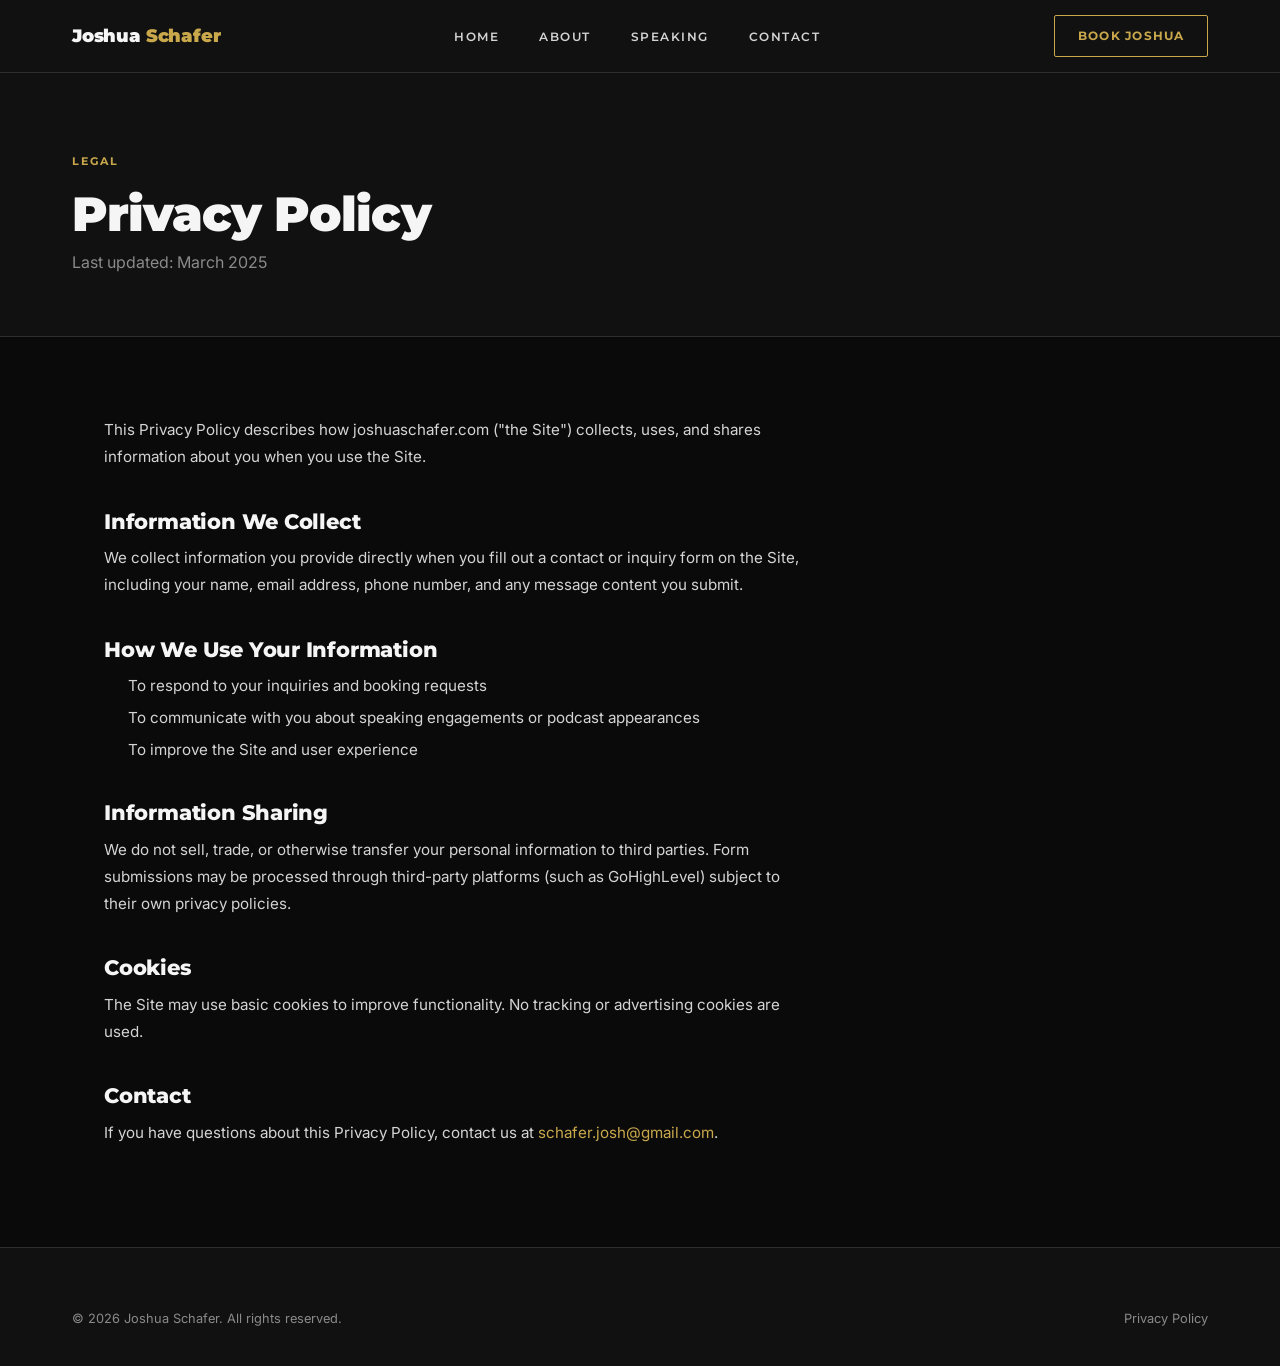
<file: privacy.html>
<!DOCTYPE html>
<html lang="en">
<head>
  <meta charset="UTF-8" />
  <meta name="viewport" content="width=device-width, initial-scale=1.0" />
  <title>Privacy Policy | Joshua Schafer</title>
  <link rel="canonical" href="https://joshuaschafer.com/privacy.html" />
  <link rel="stylesheet" href="css/global.css" />
  <style>
    .policy-page { padding-top: var(--nav-height); }
    .policy-hero {
      background: var(--dark);
      border-bottom: 1px solid var(--border);
      padding: 80px 0 60px;
    }
    .policy-hero .label { margin-bottom: 1rem; }
    .policy-body { background: var(--black); }
    .policy-content { max-width: 760px; padding: 80px 2rem; }
    .policy-content h2 { font-size: 1.3rem; margin: 2.5rem 0 0.75rem; color: var(--white); }
    .policy-content p { margin-bottom: 1.25rem; font-size: 0.95rem; }
    .policy-content ul { padding-left: 1.5rem; margin-bottom: 1.25rem; }
    .policy-content ul li { font-size: 0.95rem; color: var(--light); margin-bottom: 0.5rem; }
  </style>
</head>
<body>
  <nav class="nav scrolled" id="nav">
    <div class="nav__inner">
      <a href="index.html" class="nav__logo">Joshua <span>Schafer</span></a>
      <ul class="nav__links">
        <li><a href="index.html">Home</a></li>
        <li><a href="about.html">About</a></li>
        <li><a href="speaking.html">Speaking</a></li>
        <li><a href="contact.html">Contact</a></li>
      </ul>
      <a href="speaking.html" class="nav__cta">Book Joshua</a>
      <button class="nav__toggle" id="navToggle" aria-label="Open menu">
        <span></span><span></span><span></span>
      </button>
    </div>
  </nav>
  <div class="nav__mobile" id="navMobile">
    <a href="index.html">Home</a>
    <a href="about.html">About</a>
    <a href="speaking.html">Speaking</a>
    <a href="contact.html">Contact</a>
  </div>

  <div class="policy-page">
    <div class="policy-hero">
      <div class="container">
        <p class="label">Legal</p>
        <h1 style="font-size:clamp(2rem,4vw,3rem);">Privacy Policy</h1>
        <p style="color:var(--muted);margin-top:0.5rem;">Last updated: March 2025</p>
      </div>
    </div>
    <div class="policy-body">
      <div class="container">
        <div class="policy-content">
          <p>This Privacy Policy describes how joshuaschafer.com ("the Site") collects, uses, and shares information about you when you use the Site.</p>
          <h2>Information We Collect</h2>
          <p>We collect information you provide directly when you fill out a contact or inquiry form on the Site, including your name, email address, phone number, and any message content you submit.</p>
          <h2>How We Use Your Information</h2>
          <ul>
            <li>To respond to your inquiries and booking requests</li>
            <li>To communicate with you about speaking engagements or podcast appearances</li>
            <li>To improve the Site and user experience</li>
          </ul>
          <h2>Information Sharing</h2>
          <p>We do not sell, trade, or otherwise transfer your personal information to third parties. Form submissions may be processed through third-party platforms (such as GoHighLevel) subject to their own privacy policies.</p>
          <h2>Cookies</h2>
          <p>The Site may use basic cookies to improve functionality. No tracking or advertising cookies are used.</p>
          <h2>Contact</h2>
          <p>If you have questions about this Privacy Policy, contact us at <a href="mailto:schafer.josh@gmail.com" style="color:var(--accent);">schafer.josh@gmail.com</a>.</p>
        </div>
      </div>
    </div>
  </div>

  <footer class="footer">
    <div class="container">
      <div class="footer__bottom" style="border-top:none;padding-top:0;">
        <p>&copy; 2026 Joshua Schafer. All rights reserved.</p>
        <a href="privacy.html">Privacy Policy</a>
      </div>
    </div>
  </footer>

  <script>
    const toggle = document.getElementById('navToggle');
    const mobile = document.getElementById('navMobile');
    toggle.addEventListener('click', () => mobile.classList.toggle('open'));
  </script>
</body>
</html>
</file>
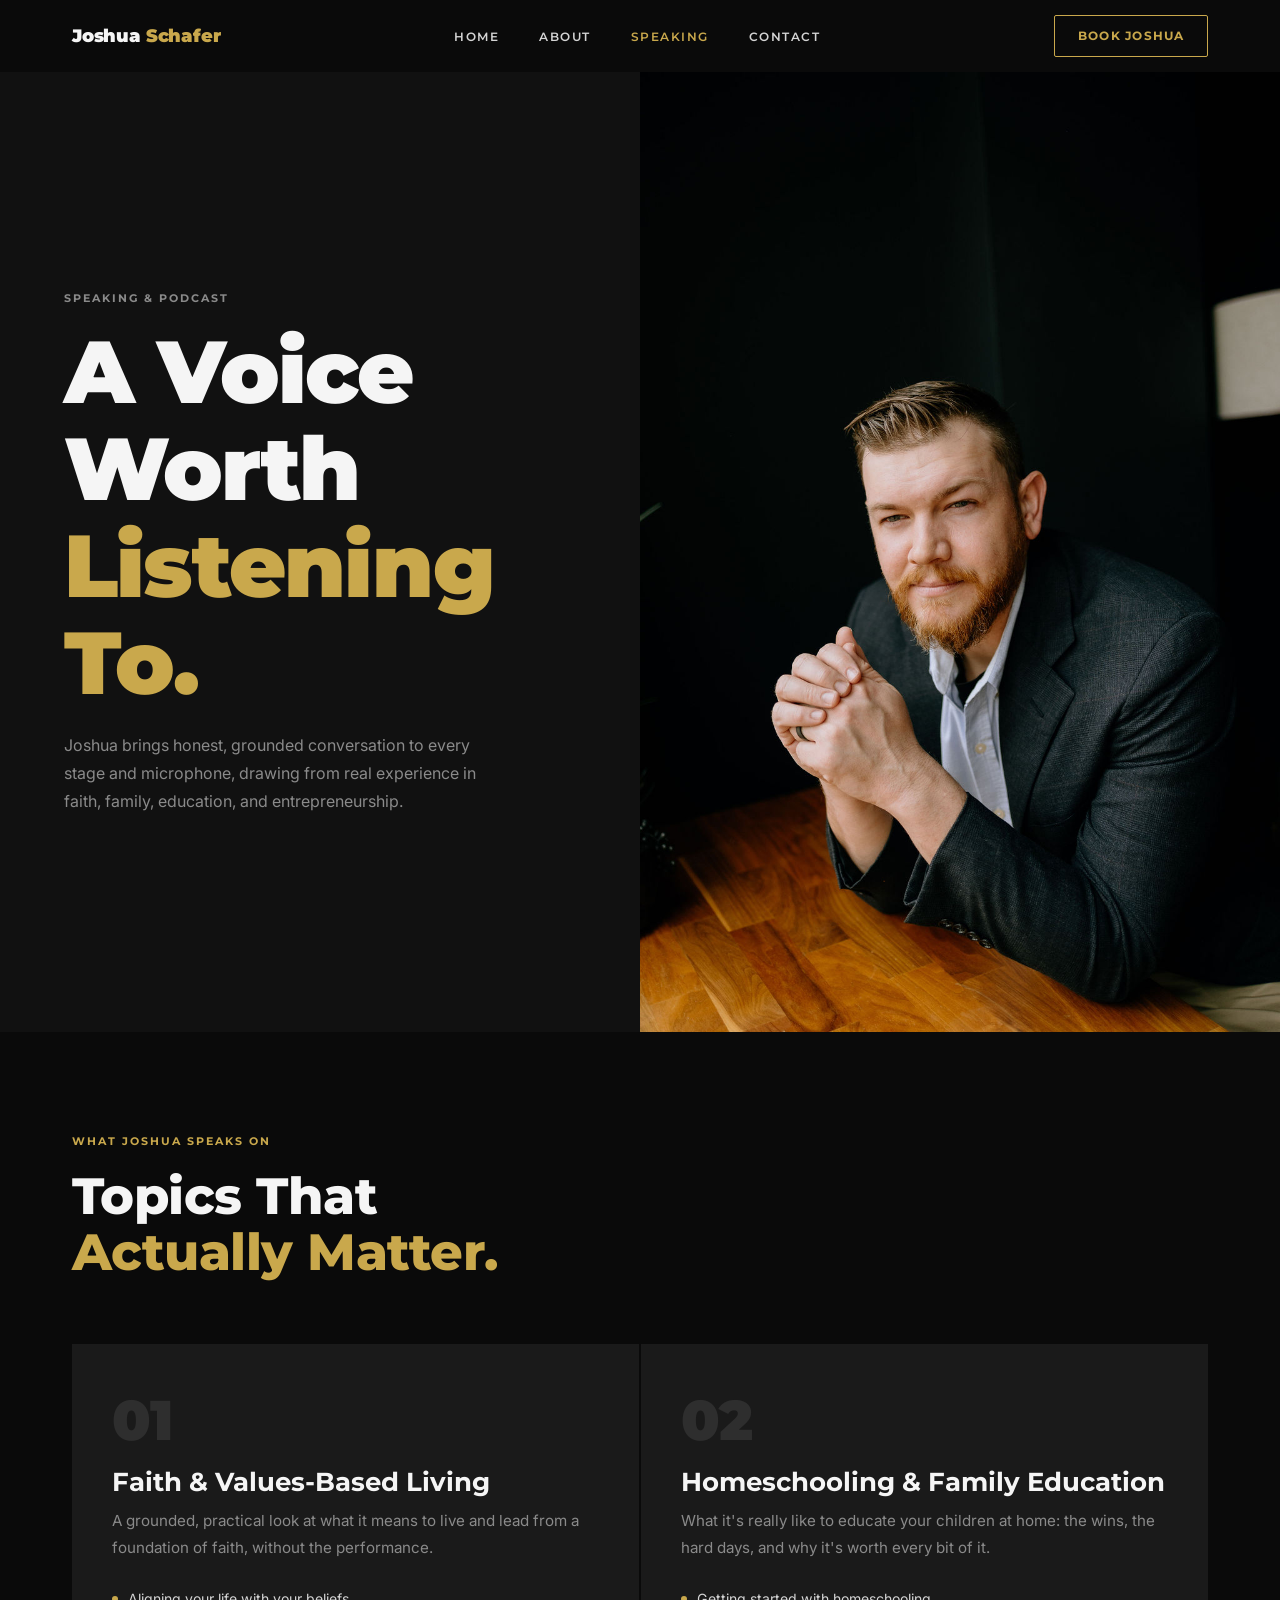
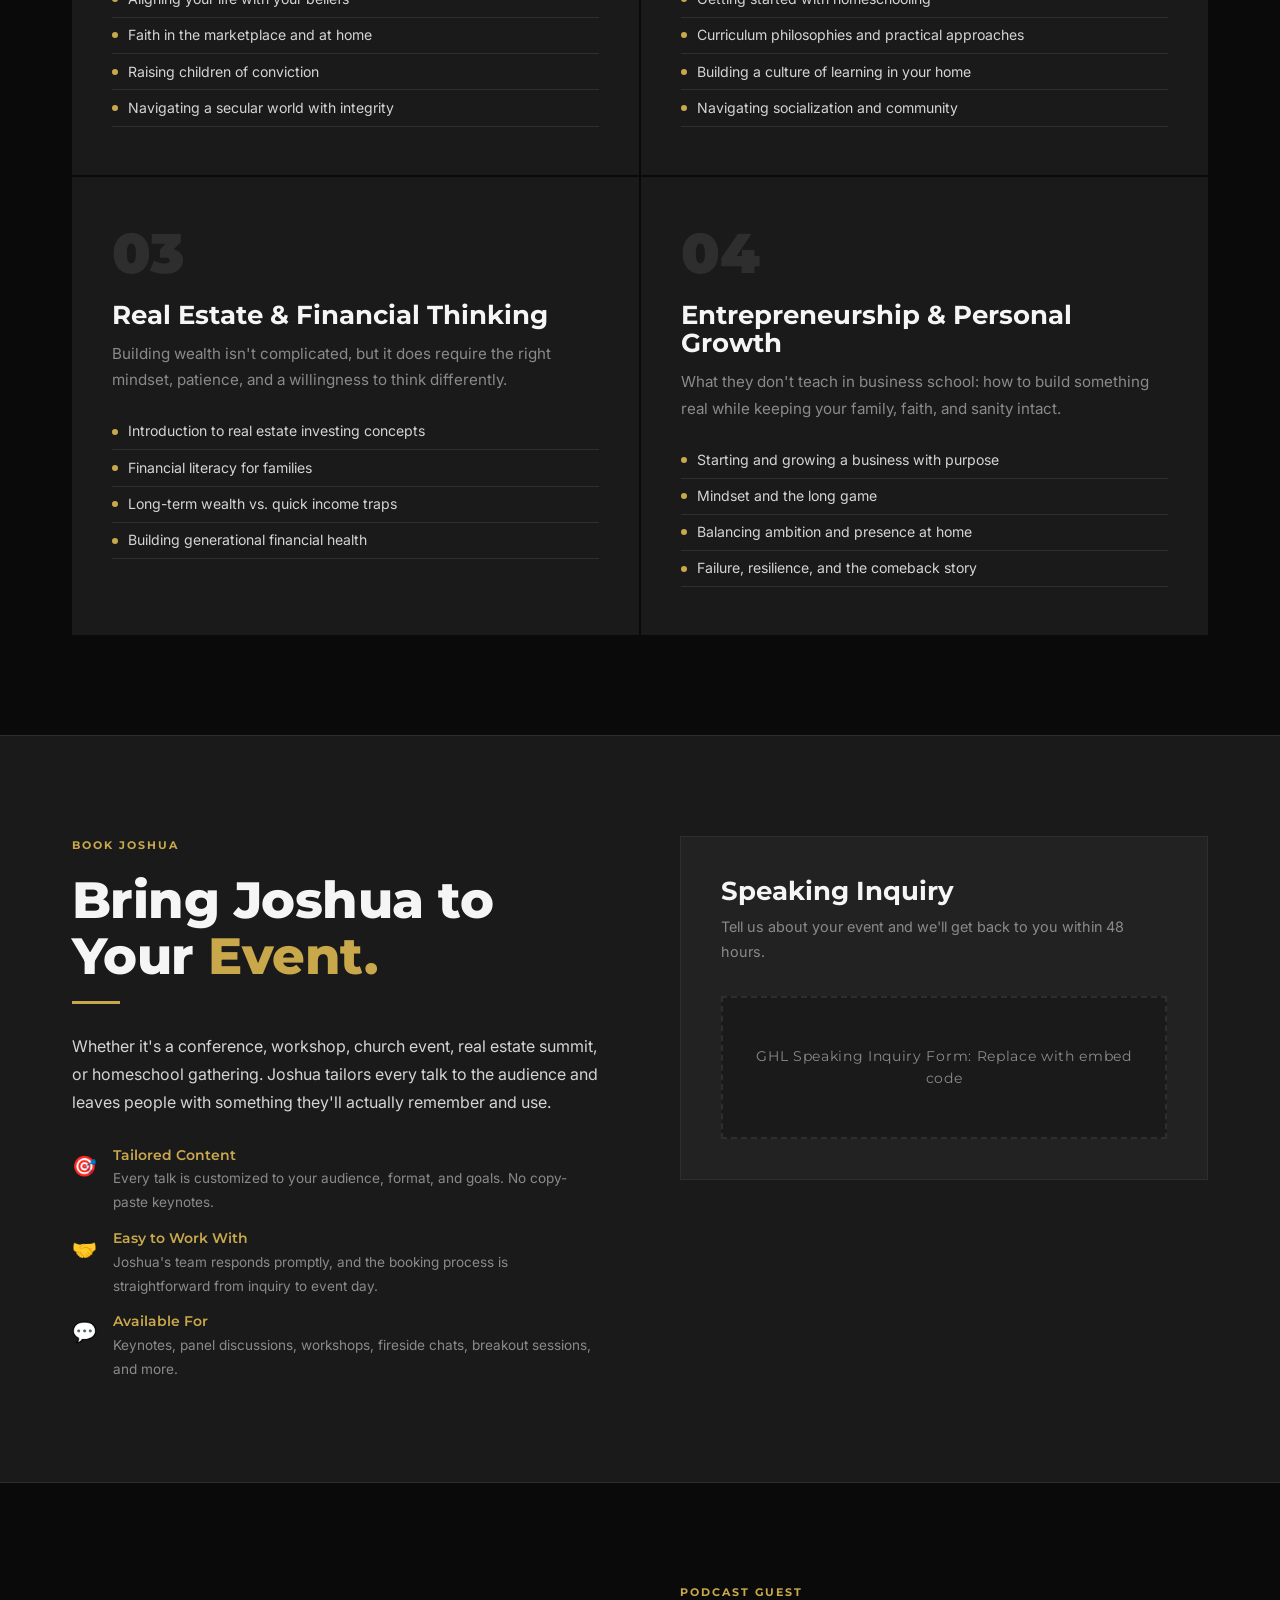
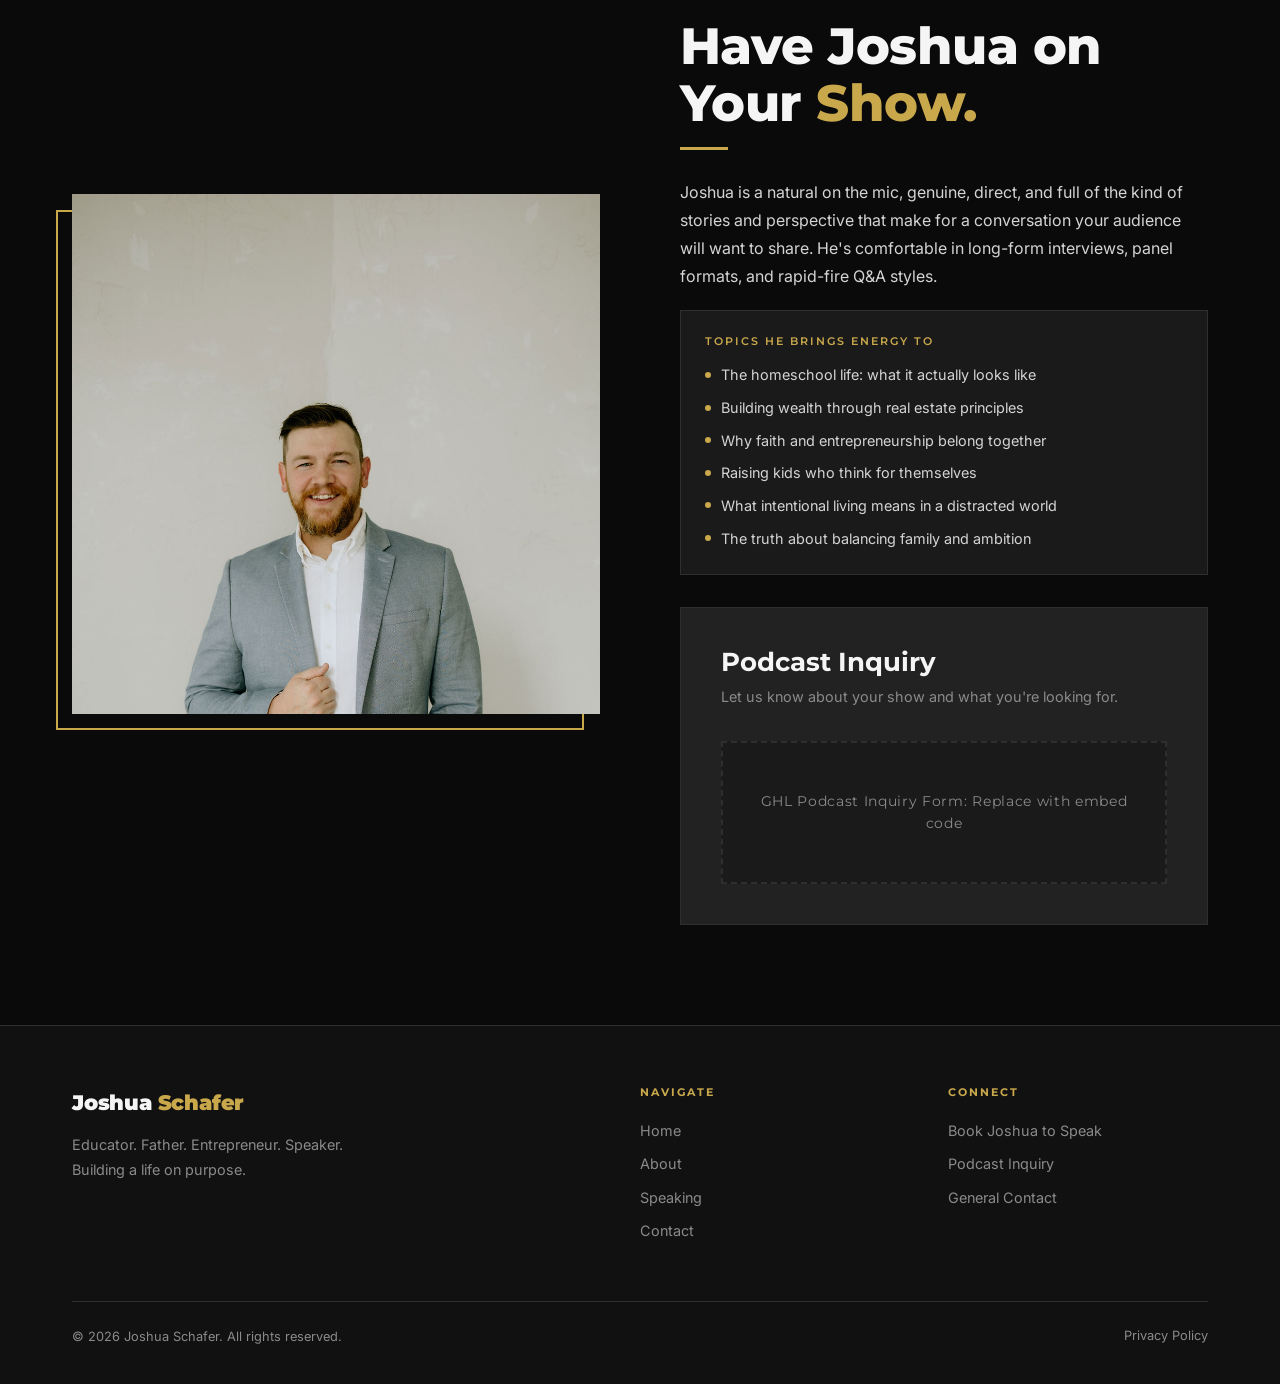
<file: speaking.html>
<!DOCTYPE html>
<html lang="en">
<head>
  <meta charset="UTF-8" />
  <meta name="viewport" content="width=device-width, initial-scale=1.0" />
  <title>Speaking & Podcast | Joshua Schafer</title>
  <meta name="description" content="Book Joshua Schafer for your event, conference, or podcast. Real conversations on faith, family, education, real estate investing, and entrepreneurship." />
  <link rel="canonical" href="https://joshuaschafer.com/speaking.html" />
  <link rel="stylesheet" href="css/global.css" />
  <style>
    /* ── Speaking Hero ── */
    .speaking-hero {
      min-height: 65vh;
      display: grid;
      grid-template-columns: 1fr 1fr;
      align-items: stretch;
      padding-top: var(--nav-height);
      overflow: hidden;
    }
    .speaking-hero__content {
      display: flex;
      flex-direction: column;
      justify-content: center;
      padding: 80px clamp(2rem, 5vw, 6rem);
      background: var(--dark);
    }
    .speaking-hero__content .label { margin-bottom: 1rem; }
    .speaking-hero__content h1 { margin-bottom: 1.25rem; }
    .speaking-hero__content p { max-width: 440px; color: var(--muted); }
    .speaking-hero__photo img {
      width: 100%;
      height: 100%;
      object-fit: cover;
      object-position: center top;
    }

    /* ── Topics ── */
    .topics {
      background: var(--black);
    }
    .topics__header { margin-bottom: 64px; }
    .topics__header .label { margin-bottom: 1rem; }
    .topics__header h2 { max-width: 560px; }
    .topics__grid {
      display: grid;
      grid-template-columns: repeat(2, 1fr);
      gap: 2px;
    }
    .topic {
      background: var(--surface);
      padding: 3rem 2.5rem;
      transition: background 0.25s;
      position: relative;
      overflow: hidden;
    }
    .topic:hover { background: var(--surface-2); }
    .topic::before {
      content: '';
      position: absolute;
      left: 0;
      top: 0;
      bottom: 0;
      width: 4px;
      background: var(--accent);
      transform: scaleY(0);
      transition: transform 0.3s ease;
      transform-origin: bottom;
    }
    .topic:hover::before { transform: scaleY(1); }
    .topic__num {
      font-family: var(--font-head);
      font-size: 3.5rem;
      font-weight: 900;
      color: var(--border);
      line-height: 1;
      margin-bottom: 1.25rem;
      transition: color 0.25s;
    }
    .topic:hover .topic__num { color: var(--surface-2); }
    .topic h3 { margin-bottom: 0.75rem; color: var(--white); }
    .topic p { font-size: 0.95rem; color: var(--muted); margin-bottom: 1.25rem; }
    .topic ul { padding-left: 0; }
    .topic ul li {
      font-size: 0.88rem;
      color: var(--light);
      padding: 0.4rem 0;
      border-bottom: 1px solid var(--border);
      display: flex;
      align-items: center;
      gap: 0.6rem;
    }
    .topic ul li::before {
      content: '';
      display: block;
      width: 6px;
      height: 6px;
      border-radius: 50%;
      background: var(--accent);
      flex-shrink: 0;
    }

    /* ── Speaking Inquiry ── */
    .speaking-inquiry {
      background: var(--surface);
      border-top: 1px solid var(--border);
    }
    .inquiry-layout {
      display: grid;
      grid-template-columns: 1fr 1fr;
      gap: 80px;
      align-items: start;
    }
    .inquiry-info .label { margin-bottom: 1rem; }
    .inquiry-info h2 { margin-bottom: 0.5rem; }
    .inquiry-info .divider { margin: 1rem 0 1.75rem; }
    .inquiry-info p { margin-bottom: 1.25rem; }
    .inquiry-details {
      margin-top: 2rem;
      display: flex;
      flex-direction: column;
      gap: 1rem;
    }
    .detail-item {
      display: flex;
      gap: 1rem;
      align-items: flex-start;
    }
    .detail-item__icon {
      font-size: 1.25rem;
      flex-shrink: 0;
      margin-top: 2px;
    }
    .detail-item h4 { font-size: 0.9rem; color: var(--accent); margin-bottom: 0.25rem; }
    .detail-item p { font-size: 0.85rem; color: var(--muted); margin: 0; }

    /* ── Podcast Section ── */
    .podcast {
      background: var(--black);
      border-top: 1px solid var(--border);
    }
    .podcast__inner {
      display: grid;
      grid-template-columns: 1fr 1fr;
      gap: 80px;
      align-items: center;
    }
    .podcast__photo {
      position: relative;
    }
    .podcast__photo img {
      width: 100%;
      height: 520px;
      object-fit: cover;
      object-position: center top;
    }
    .podcast__photo::after {
      content: '';
      position: absolute;
      bottom: -16px;
      left: -16px;
      width: 100%;
      height: 100%;
      border: 2px solid var(--accent);
      z-index: -1;
      pointer-events: none;
    }
    .podcast__text .label { margin-bottom: 1rem; }
    .podcast__text h2 { margin-bottom: 0.5rem; }
    .podcast__text .divider { margin: 1rem 0 1.75rem; }
    .podcast__text p { margin-bottom: 1.25rem; }
    .talking-points {
      background: var(--surface);
      border: 1px solid var(--border);
      padding: 1.5rem;
      margin-bottom: 2rem;
    }
    .talking-points h4 {
      font-size: 0.7rem;
      letter-spacing: 0.18em;
      text-transform: uppercase;
      color: var(--accent);
      font-family: var(--font-head);
      margin-bottom: 1rem;
    }
    .talking-points ul {
      display: flex;
      flex-direction: column;
      gap: 0.6rem;
    }
    .talking-points ul li {
      font-size: 0.9rem;
      color: var(--light);
      display: flex;
      align-items: center;
      gap: 0.6rem;
    }
    .talking-points ul li::before {
      content: '';
      display: block;
      width: 6px;
      height: 6px;
      border-radius: 50%;
      background: var(--accent);
      flex-shrink: 0;
    }

    /* ── Shared form style ── */
    .form-card {
      background: var(--surface-2);
      border: 1px solid var(--border);
      padding: 2.5rem;
    }
    .form-card h3 { margin-bottom: 0.5rem; }
    .form-card > p { font-size: 0.9rem; color: var(--muted); margin-bottom: 2rem; }
    .form-group { margin-bottom: 1.25rem; }
    .form-group label {
      display: block;
      font-family: var(--font-head);
      font-size: 0.7rem;
      font-weight: 600;
      letter-spacing: 0.12em;
      text-transform: uppercase;
      color: var(--light);
      margin-bottom: 0.4rem;
    }
    .form-group input,
    .form-group select,
    .form-group textarea {
      width: 100%;
      background: var(--surface);
      border: 1px solid var(--border);
      color: var(--white);
      font-family: var(--font-body);
      font-size: 0.95rem;
      padding: 0.75rem 1rem;
      border-radius: 2px;
      outline: none;
      transition: border-color 0.2s;
    }
    .form-group input:focus,
    .form-group select:focus,
    .form-group textarea:focus {
      border-color: var(--accent);
    }
    .form-group select { appearance: none; cursor: pointer; }
    .form-group textarea { resize: vertical; min-height: 120px; }
    .form-group input::placeholder,
    .form-group textarea::placeholder { color: var(--muted); }
    .form-submit {
      width: 100%;
      background: var(--accent);
      color: var(--black);
      font-family: var(--font-head);
      font-weight: 700;
      font-size: 0.85rem;
      letter-spacing: 0.1em;
      text-transform: uppercase;
      padding: 1rem;
      border-radius: 2px;
      cursor: pointer;
      border: none;
      transition: background 0.2s, transform 0.2s;
    }
    .form-submit:hover {
      background: var(--accent-dark);
      transform: translateY(-2px);
    }
    .form-row {
      display: grid;
      grid-template-columns: 1fr 1fr;
      gap: 1rem;
    }

    /* ── Form placeholder (GHL) ── */
    .form-placeholder {
      background: var(--surface);
      border: 2px dashed var(--border);
      padding: 3rem 2rem;
      text-align: center;
      color: var(--muted);
      font-size: 0.85rem;
      font-family: var(--font-head);
      letter-spacing: 0.05em;
    }

    /* ── Responsive ── */
    @media (max-width: 900px) {
      .speaking-hero { grid-template-columns: 1fr; }
      .speaking-hero__photo { min-height: 55vw; }
      .topics__grid { grid-template-columns: 1fr; }
      .inquiry-layout { grid-template-columns: 1fr; gap: 48px; }
      .podcast__inner { grid-template-columns: 1fr; gap: 48px; }
      .podcast__photo img { height: 380px; }
      .form-row { grid-template-columns: 1fr; }
    }
  </style>
</head>
<body>

  <!-- ── Navigation ── -->
  <nav class="nav" id="nav">
    <div class="nav__inner">
      <a href="index.html" class="nav__logo">Joshua <span>Schafer</span></a>
      <ul class="nav__links">
        <li><a href="index.html">Home</a></li>
        <li><a href="about.html">About</a></li>
        <li><a href="speaking.html" class="active">Speaking</a></li>
        <li><a href="contact.html">Contact</a></li>
      </ul>
      <a href="speaking.html" class="nav__cta">Book Joshua</a>
      <button class="nav__toggle" id="navToggle" aria-label="Open menu">
        <span></span><span></span><span></span>
      </button>
    </div>
  </nav>

  <div class="nav__mobile" id="navMobile">
    <a href="index.html">Home</a>
    <a href="about.html">About</a>
    <a href="speaking.html">Speaking</a>
    <a href="contact.html">Contact</a>
    <a href="speaking.html" class="btn btn-primary" style="margin-top:0.5rem; justify-content:center;">Book Joshua</a>
  </div>

  <!-- ── Speaking Hero ── -->
  <div class="speaking-hero">
    <div class="speaking-hero__content">
      <p class="label reveal">Speaking & Podcast</p>
      <h1 class="reveal reveal-delay-1">A Voice Worth<br/><span class="text-accent">Listening To.</span></h1>
      <p class="reveal reveal-delay-2">Joshua brings honest, grounded conversation to every stage and microphone, drawing from real experience in faith, family, education, and entrepreneurship.</p>
    </div>
    <div class="speaking-hero__photo">
      <img src="images/LO8A6182.jpg" alt="Joshua Schafer leaning forward at a wooden table with hands clasped together, looking directly into the camera with a focused, thoughtful expression" />
    </div>
  </div>

  <!-- ── Topics ── -->
  <section class="topics">
    <div class="container">
      <div class="topics__header">
        <p class="label reveal">What Joshua Speaks On</p>
        <h2 class="reveal reveal-delay-1">Topics That<br/><span class="text-accent">Actually Matter.</span></h2>
      </div>
      <div class="topics__grid">
        <div class="topic reveal">
          <div class="topic__num">01</div>
          <h3>Faith &amp; Values-Based Living</h3>
          <p>A grounded, practical look at what it means to live and lead from a foundation of faith, without the performance.</p>
          <ul>
            <li>Aligning your life with your beliefs</li>
            <li>Faith in the marketplace and at home</li>
            <li>Raising children of conviction</li>
            <li>Navigating a secular world with integrity</li>
          </ul>
        </div>
        <div class="topic reveal reveal-delay-1">
          <div class="topic__num">02</div>
          <h3>Homeschooling &amp; Family Education</h3>
          <p>What it's really like to educate your children at home: the wins, the hard days, and why it's worth every bit of it.</p>
          <ul>
            <li>Getting started with homeschooling</li>
            <li>Curriculum philosophies and practical approaches</li>
            <li>Building a culture of learning in your home</li>
            <li>Navigating socialization and community</li>
          </ul>
        </div>
        <div class="topic reveal">
          <div class="topic__num">03</div>
          <h3>Real Estate &amp; Financial Thinking</h3>
          <p>Building wealth isn't complicated, but it does require the right mindset, patience, and a willingness to think differently.</p>
          <ul>
            <li>Introduction to real estate investing concepts</li>
            <li>Financial literacy for families</li>
            <li>Long-term wealth vs. quick income traps</li>
            <li>Building generational financial health</li>
          </ul>
        </div>
        <div class="topic reveal reveal-delay-1">
          <div class="topic__num">04</div>
          <h3>Entrepreneurship &amp; Personal Growth</h3>
          <p>What they don't teach in business school: how to build something real while keeping your family, faith, and sanity intact.</p>
          <ul>
            <li>Starting and growing a business with purpose</li>
            <li>Mindset and the long game</li>
            <li>Balancing ambition and presence at home</li>
            <li>Failure, resilience, and the comeback story</li>
          </ul>
        </div>
      </div>
    </div>
  </section>

  <!-- ── Speaking Inquiry ── -->
  <section class="speaking-inquiry" id="speaking">
    <div class="container">
      <div class="inquiry-layout">
        <div class="inquiry-info">
          <p class="label reveal">Book Joshua</p>
          <h2 class="reveal reveal-delay-1">Bring Joshua to<br/>Your <span class="text-accent">Event.</span></h2>
          <div class="divider reveal reveal-delay-2"></div>
          <p class="reveal reveal-delay-2">
            Whether it's a conference, workshop, church event, real estate summit, or
            homeschool gathering. Joshua tailors every talk to the audience and leaves
            people with something they'll actually remember and use.
          </p>
          <div class="inquiry-details reveal reveal-delay-3">
            <div class="detail-item">
              <div class="detail-item__icon">🎯</div>
              <div>
                <h4>Tailored Content</h4>
                <p>Every talk is customized to your audience, format, and goals. No copy-paste keynotes.</p>
              </div>
            </div>
            <div class="detail-item">
              <div class="detail-item__icon">🤝</div>
              <div>
                <h4>Easy to Work With</h4>
                <p>Joshua's team responds promptly, and the booking process is straightforward from inquiry to event day.</p>
              </div>
            </div>
            <div class="detail-item">
              <div class="detail-item__icon">💬</div>
              <div>
                <h4>Available For</h4>
                <p>Keynotes, panel discussions, workshops, fireside chats, breakout sessions, and more.</p>
              </div>
            </div>
          </div>
        </div>
        <div class="form-card reveal reveal-delay-1">
          <h3>Speaking Inquiry</h3>
          <p>Tell us about your event and we'll get back to you within 48 hours.</p>
          <!-- Replace this div with your GHL form embed code -->
          <div class="form-placeholder">
            GHL Speaking Inquiry Form: Replace with embed code
          </div>
        </div>
      </div>
    </div>
  </section>

  <!-- ── Podcast Section ── -->
  <section class="podcast" id="podcast">
    <div class="container">
      <div class="podcast__inner">
        <div class="podcast__photo reveal">
          <img src="images/LO8A6657.jpg" alt="Joshua Schafer standing in a light gray blazer, smiling with one hand resting on his lapel" />
        </div>
        <div class="podcast__text">
          <p class="label reveal">Podcast Guest</p>
          <h2 class="reveal reveal-delay-1">Have Joshua on<br/>Your <span class="text-accent">Show.</span></h2>
          <div class="divider reveal reveal-delay-2"></div>
          <p class="reveal reveal-delay-2">
            Joshua is a natural on the mic, genuine, direct, and full of the kind of
            stories and perspective that make for a conversation your audience will
            want to share. He's comfortable in long-form interviews, panel formats,
            and rapid-fire Q&amp;A styles.
          </p>
          <div class="talking-points reveal reveal-delay-3">
            <h4>Topics He Brings Energy To</h4>
            <ul>
              <li>The homeschool life: what it actually looks like</li>
              <li>Building wealth through real estate principles</li>
              <li>Why faith and entrepreneurship belong together</li>
              <li>Raising kids who think for themselves</li>
              <li>What intentional living means in a distracted world</li>
              <li>The truth about balancing family and ambition</li>
            </ul>
          </div>
          <div class="form-card reveal reveal-delay-3" style="margin-top:0;">
            <h3>Podcast Inquiry</h3>
            <p>Let us know about your show and what you're looking for.</p>
            <!-- Replace this div with your GHL form embed code -->
            <div class="form-placeholder">
              GHL Podcast Inquiry Form: Replace with embed code
            </div>
          </div>
        </div>
      </div>
    </div>
  </section>

  <!-- ── Footer ── -->
  <footer class="footer">
    <div class="container">
      <div class="footer__grid">
        <div>
          <div class="footer__brand-name">Joshua <span>Schafer</span></div>
          <p class="footer__tagline">Educator. Father. Entrepreneur. Speaker. Building a life on purpose.</p>
        </div>
        <div class="footer__col">
          <h5>Navigate</h5>
          <a href="index.html">Home</a>
          <a href="about.html">About</a>
          <a href="speaking.html">Speaking</a>
          <a href="contact.html">Contact</a>
        </div>
        <div class="footer__col">
          <h5>Connect</h5>
          <a href="speaking.html#speaking">Book Joshua to Speak</a>
          <a href="speaking.html#podcast">Podcast Inquiry</a>
          <a href="contact.html">General Contact</a>
        </div>
      </div>
      <div class="footer__bottom">
        <p>&copy; 2026 Joshua Schafer. All rights reserved.</p>
        <div style="display:flex;gap:1.5rem;">
          <a href="privacy.html">Privacy Policy</a>
        </div>
      </div>
    </div>
  </footer>

  <script>
    const nav = document.getElementById('nav');
    window.addEventListener('scroll', () => {
      nav.classList.toggle('scrolled', window.scrollY > 40);
    });
    const toggle = document.getElementById('navToggle');
    const mobile = document.getElementById('navMobile');
    toggle.addEventListener('click', () => mobile.classList.toggle('open'));

    const reveals = document.querySelectorAll('.reveal');
    const observer = new IntersectionObserver((entries) => {
      entries.forEach(e => { if (e.isIntersecting) e.target.classList.add('visible'); });
    }, { threshold: 0.12 });
    reveals.forEach(el => observer.observe(el));
  </script>
</body>
</html>
</file>
<file: css/global.css>
/* ============================================================
   joshuaschafer.com — Global Stylesheet
   Design: Bold & Modern | Dark palette + gold accent
   ============================================================ */

/* ── Google Fonts ── */
@import url('https://fonts.googleapis.com/css2?family=Montserrat:wght@400;500;600;700;800;900&family=Inter:wght@300;400;500;600&display=swap');

/* ── CSS Variables ── */
:root {
  --black:       #0a0a0a;
  --dark:        #111111;
  --surface:     #1a1a1a;
  --surface-2:   #222222;
  --border:      #2e2e2e;
  --accent:      #c9a84c;
  --accent-dark: #a88a38;
  --white:       #f5f5f5;
  --muted:       #8a8a8a;
  --light:       #d4d4d4;

  --font-head: 'Montserrat', sans-serif;
  --font-body: 'Inter', sans-serif;

  --max-width: 1200px;
  --nav-height: 72px;
}

/* ── Reset ── */
*, *::before, *::after { box-sizing: border-box; margin: 0; padding: 0; }
html { scroll-behavior: smooth; }
body {
  font-family: var(--font-body);
  background: var(--black);
  color: var(--white);
  line-height: 1.6;
  -webkit-font-smoothing: antialiased;
}
img { display: block; max-width: 100%; }
a { color: inherit; text-decoration: none; }
ul { list-style: none; }
button { cursor: pointer; font-family: var(--font-body); border: none; background: none; }

/* ── Typography ── */
h1, h2, h3, h4, h5 { font-family: var(--font-head); line-height: 1.1; }
h1 { font-size: clamp(2.8rem, 7vw, 5.5rem); font-weight: 900; letter-spacing: -0.02em; }
h2 { font-size: clamp(2rem, 4vw, 3.2rem); font-weight: 800; letter-spacing: -0.01em; }
h3 { font-size: clamp(1.2rem, 2.5vw, 1.6rem); font-weight: 700; }
h4 { font-size: 1.1rem; font-weight: 600; }
p  { font-size: 1rem; color: var(--light); line-height: 1.75; }

.label {
  font-family: var(--font-head);
  font-size: 0.7rem;
  font-weight: 700;
  letter-spacing: 0.18em;
  text-transform: uppercase;
  color: var(--accent);
}

/* ── Layout ── */
.container {
  max-width: var(--max-width);
  margin: 0 auto;
  padding: 0 2rem;
}
section { padding: 100px 0; }

/* ── Buttons ── */
.btn {
  display: inline-flex;
  align-items: center;
  gap: 0.5rem;
  font-family: var(--font-head);
  font-weight: 700;
  font-size: 0.85rem;
  letter-spacing: 0.1em;
  text-transform: uppercase;
  padding: 1rem 2rem;
  border-radius: 2px;
  transition: all 0.25s ease;
}
.btn-primary {
  background: var(--accent);
  color: var(--black);
}
.btn-primary:hover {
  background: var(--accent-dark);
  transform: translateY(-2px);
}
.btn-outline {
  border: 2px solid var(--accent);
  color: var(--accent);
}
.btn-outline:hover {
  background: var(--accent);
  color: var(--black);
  transform: translateY(-2px);
}

/* ── Navigation ── */
.nav {
  position: fixed;
  top: 0;
  left: 0;
  right: 0;
  z-index: 1000;
  height: var(--nav-height);
  display: flex;
  align-items: center;
  transition: background 0.3s ease, box-shadow 0.3s ease;
}
.nav.scrolled {
  background: var(--dark);
  box-shadow: 0 1px 0 var(--border);
}
.nav__inner {
  display: flex;
  align-items: center;
  justify-content: space-between;
  width: 100%;
  max-width: var(--max-width);
  margin: 0 auto;
  padding: 0 2rem;
}
.nav__logo {
  font-family: var(--font-head);
  font-weight: 900;
  font-size: 1.15rem;
  letter-spacing: -0.01em;
  color: var(--white);
}
.nav__logo span { color: var(--accent); }
.nav__links {
  display: flex;
  align-items: center;
  gap: 2.5rem;
}
.nav__links a {
  font-family: var(--font-head);
  font-size: 0.78rem;
  font-weight: 600;
  letter-spacing: 0.12em;
  text-transform: uppercase;
  color: var(--light);
  transition: color 0.2s;
}
.nav__links a:hover,
.nav__links a.active { color: var(--accent); }
.nav__cta {
  font-family: var(--font-head);
  font-size: 0.78rem;
  font-weight: 700;
  letter-spacing: 0.1em;
  text-transform: uppercase;
  padding: 0.6rem 1.4rem;
  border: 1.5px solid var(--accent);
  color: var(--accent);
  border-radius: 2px;
  transition: all 0.2s;
}
.nav__cta:hover {
  background: var(--accent);
  color: var(--black);
}

/* Hamburger */
.nav__toggle {
  display: none;
  flex-direction: column;
  gap: 5px;
  padding: 4px;
  cursor: pointer;
}
.nav__toggle span {
  display: block;
  width: 24px;
  height: 2px;
  background: var(--white);
  transition: all 0.3s;
}

/* Mobile nav drawer */
.nav__mobile {
  display: none;
  position: fixed;
  top: var(--nav-height);
  left: 0;
  right: 0;
  background: var(--dark);
  border-top: 1px solid var(--border);
  padding: 1.5rem 2rem 2rem;
  z-index: 999;
  flex-direction: column;
  gap: 1.5rem;
}
.nav__mobile.open { display: flex; }
.nav__mobile a {
  font-family: var(--font-head);
  font-size: 0.85rem;
  font-weight: 600;
  letter-spacing: 0.12em;
  text-transform: uppercase;
  color: var(--light);
}
.nav__mobile a:hover { color: var(--accent); }

/* ── Footer ── */
.footer {
  background: var(--dark);
  border-top: 1px solid var(--border);
  padding: 60px 0 36px;
}
.footer__grid {
  display: grid;
  grid-template-columns: 2fr 1fr 1fr;
  gap: 3rem;
  margin-bottom: 3rem;
}
.footer__brand-name {
  font-family: var(--font-head);
  font-weight: 900;
  font-size: 1.3rem;
  letter-spacing: -0.01em;
  margin-bottom: 0.75rem;
}
.footer__brand-name span { color: var(--accent); }
.footer__tagline {
  font-size: 0.9rem;
  color: var(--muted);
  max-width: 280px;
}
.footer__col h5 {
  font-family: var(--font-head);
  font-size: 0.7rem;
  font-weight: 700;
  letter-spacing: 0.18em;
  text-transform: uppercase;
  color: var(--accent);
  margin-bottom: 1.25rem;
}
.footer__col a {
  display: block;
  font-size: 0.9rem;
  color: var(--muted);
  margin-bottom: 0.65rem;
  transition: color 0.2s;
}
.footer__col a:hover { color: var(--white); }
.footer__bottom {
  border-top: 1px solid var(--border);
  padding-top: 1.5rem;
  display: flex;
  justify-content: space-between;
  align-items: center;
}
.footer__bottom p { font-size: 0.8rem; color: var(--muted); }
.footer__bottom a { font-size: 0.8rem; color: var(--muted); }
.footer__bottom a:hover { color: var(--white); }

/* ── Divider ── */
.divider {
  width: 48px;
  height: 3px;
  background: var(--accent);
  margin: 1.25rem 0 2rem;
}

/* ── Scroll Reveal ── */
.reveal {
  opacity: 0;
  transform: translateY(32px);
  transition: opacity 0.7s ease, transform 0.7s ease;
}
.reveal.visible {
  opacity: 1;
  transform: translateY(0);
}
.reveal-delay-1 { transition-delay: 0.1s; }
.reveal-delay-2 { transition-delay: 0.22s; }
.reveal-delay-3 { transition-delay: 0.34s; }
.reveal-delay-4 { transition-delay: 0.46s; }

/* ── Page Hero (inner pages) ── */
.page-hero {
  min-height: 50vh;
  display: flex;
  align-items: flex-end;
  padding-bottom: 80px;
  position: relative;
  overflow: hidden;
  background: var(--dark);
  padding-top: var(--nav-height);
}
.page-hero__bg {
  position: absolute;
  inset: 0;
  background-size: cover;
  background-position: center top;
  opacity: 0.35;
}
.page-hero__content {
  position: relative;
  z-index: 1;
}
.page-hero__content .label { margin-bottom: 1rem; }
.page-hero__content h1 { max-width: 700px; }

/* ── Utility ── */
.text-accent { color: var(--accent); }
.text-muted  { color: var(--muted); }

/* ── Responsive ── */
@media (max-width: 900px) {
  .nav__links, .nav__cta { display: none; }
  .nav__toggle { display: flex; }
  section { padding: 72px 0; }
  .footer__grid { grid-template-columns: 1fr 1fr; }
}
@media (max-width: 600px) {
  h1 { font-size: clamp(2.2rem, 10vw, 3rem); }
  .footer__grid { grid-template-columns: 1fr; }
  .footer__bottom { flex-direction: column; gap: 0.5rem; text-align: center; }
}
</file>
